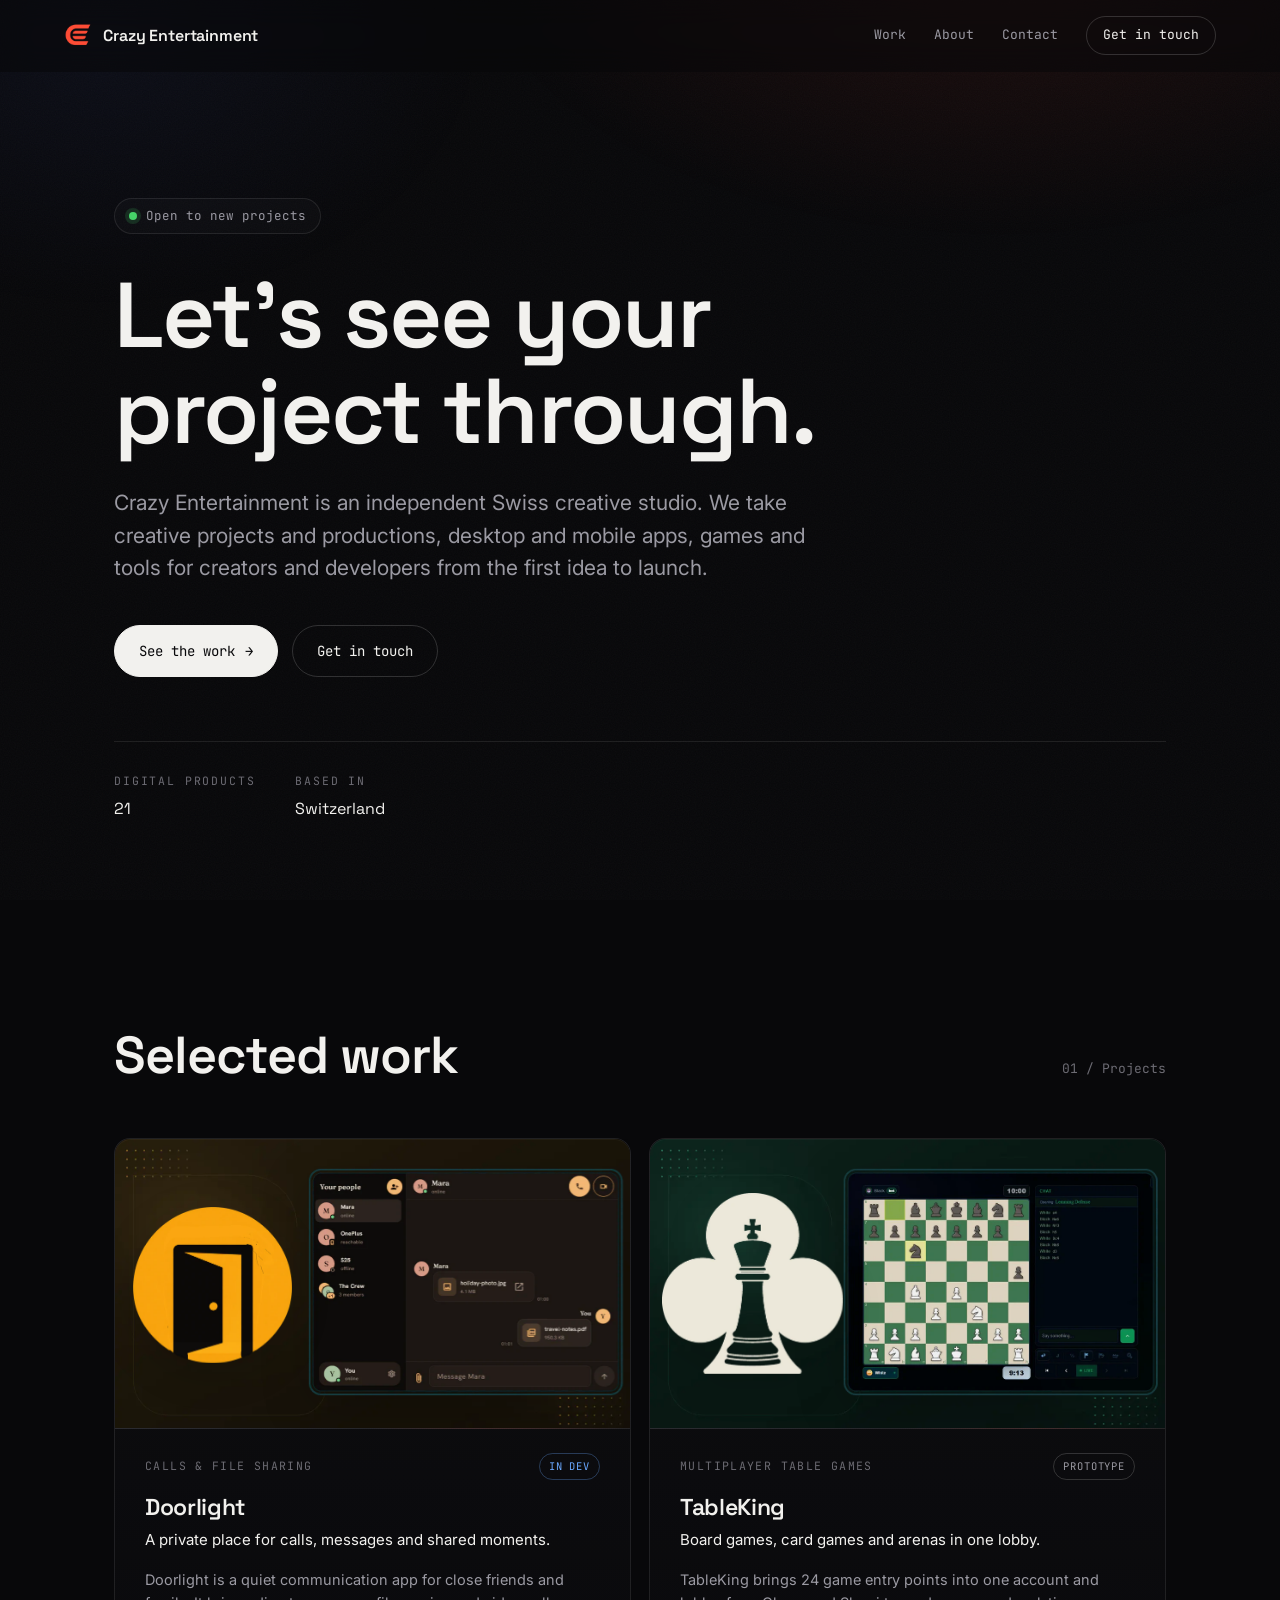
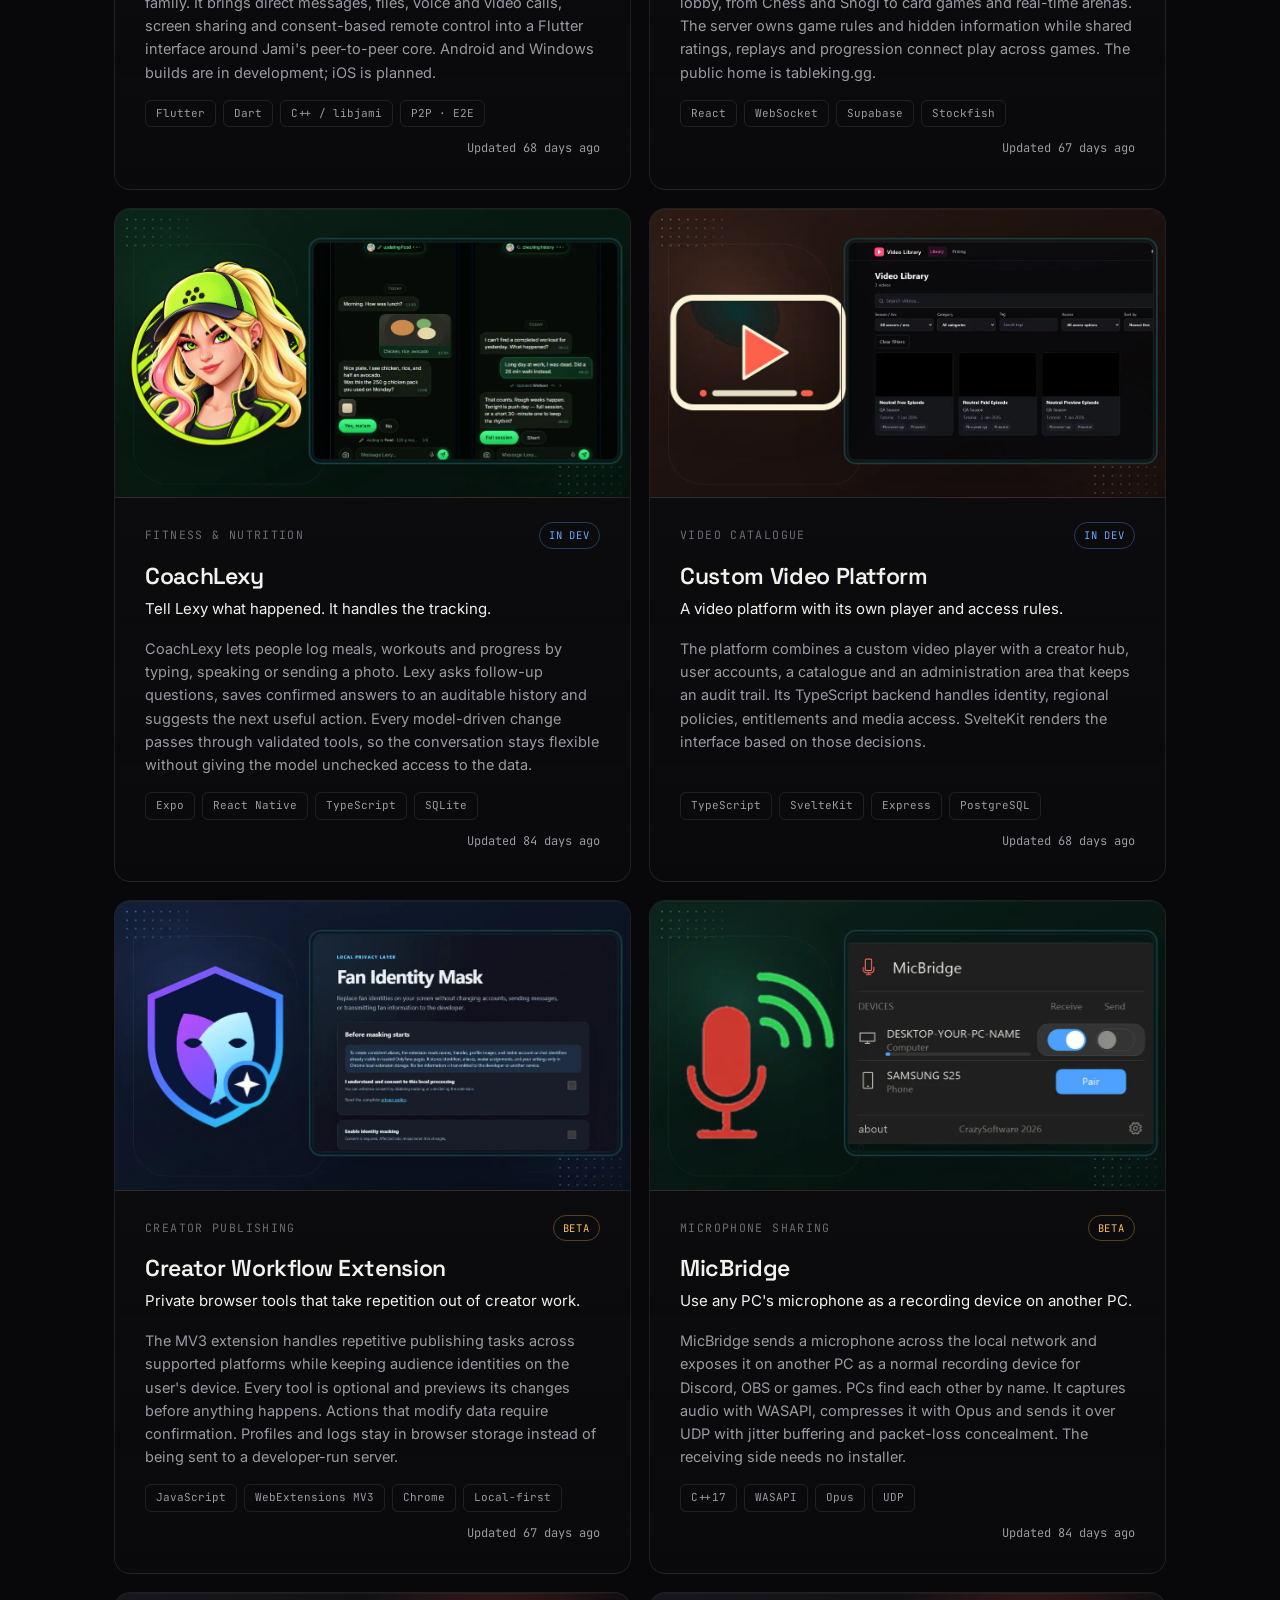
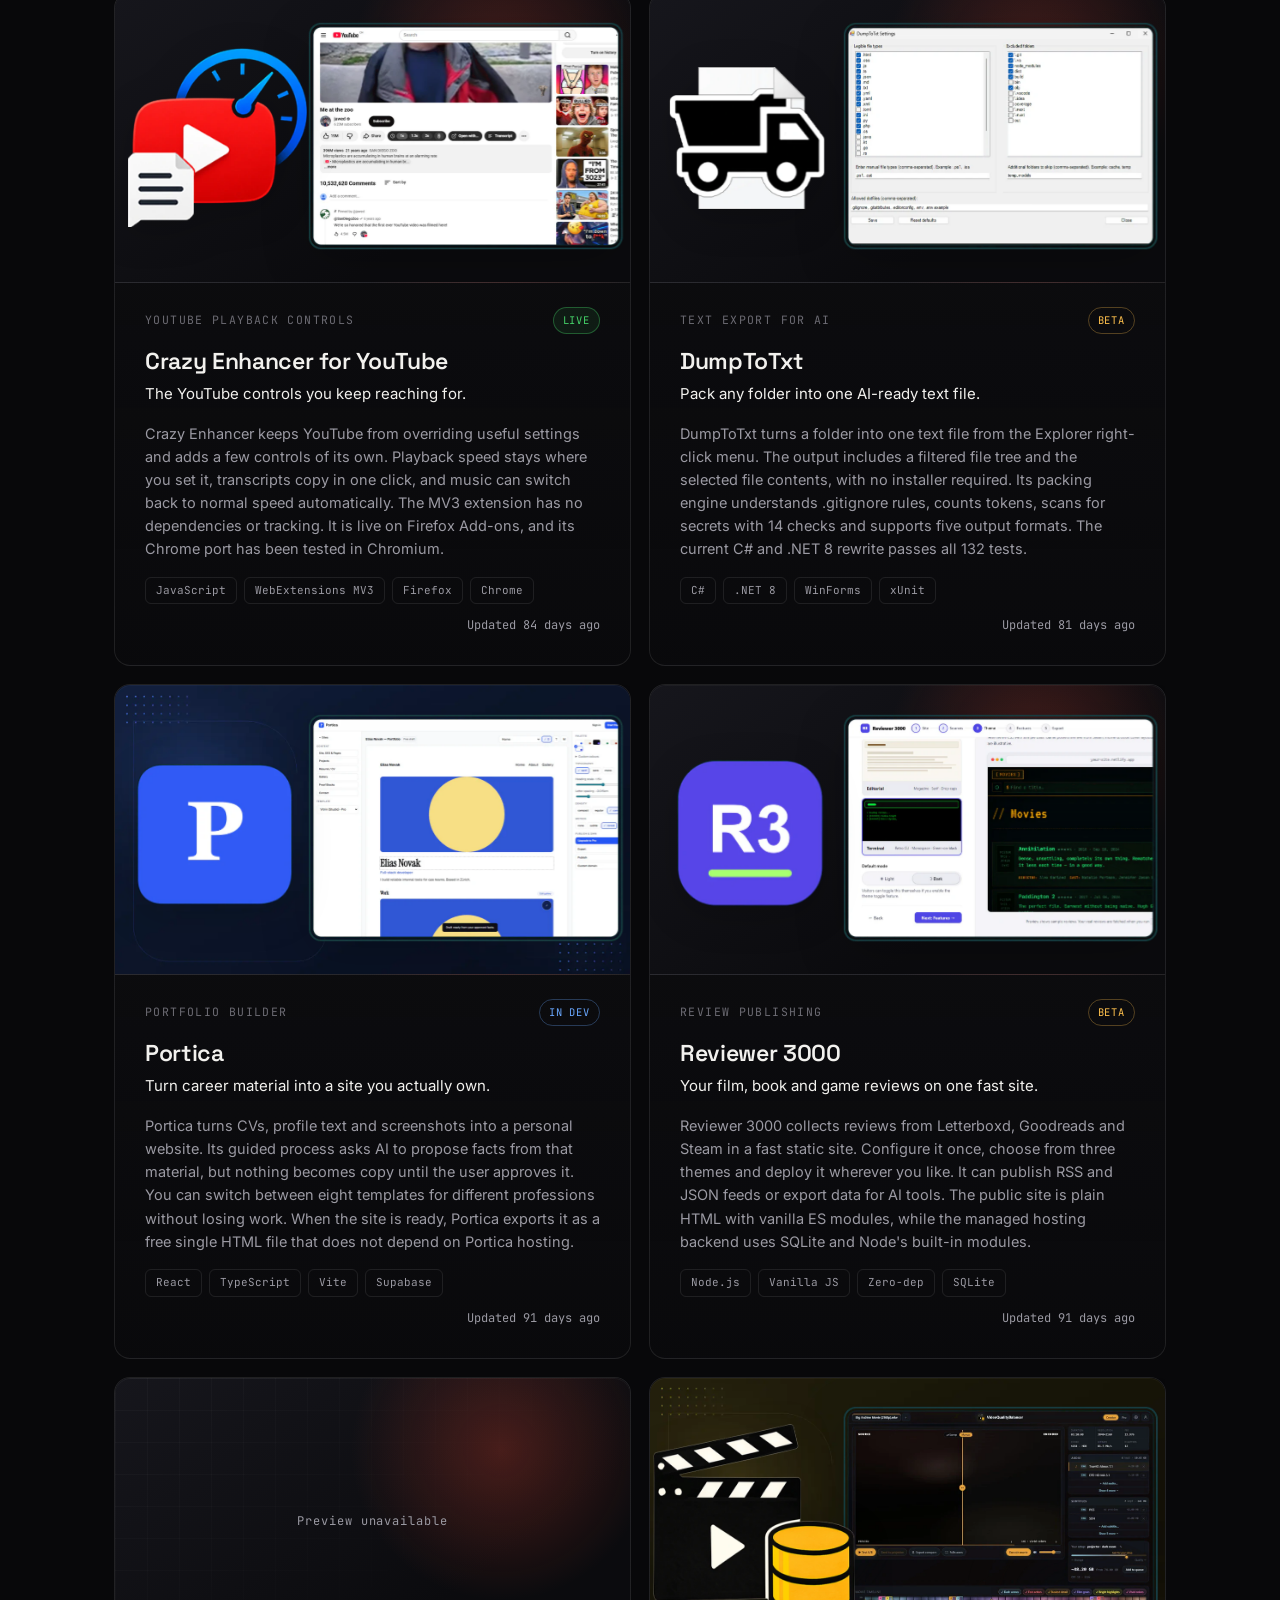
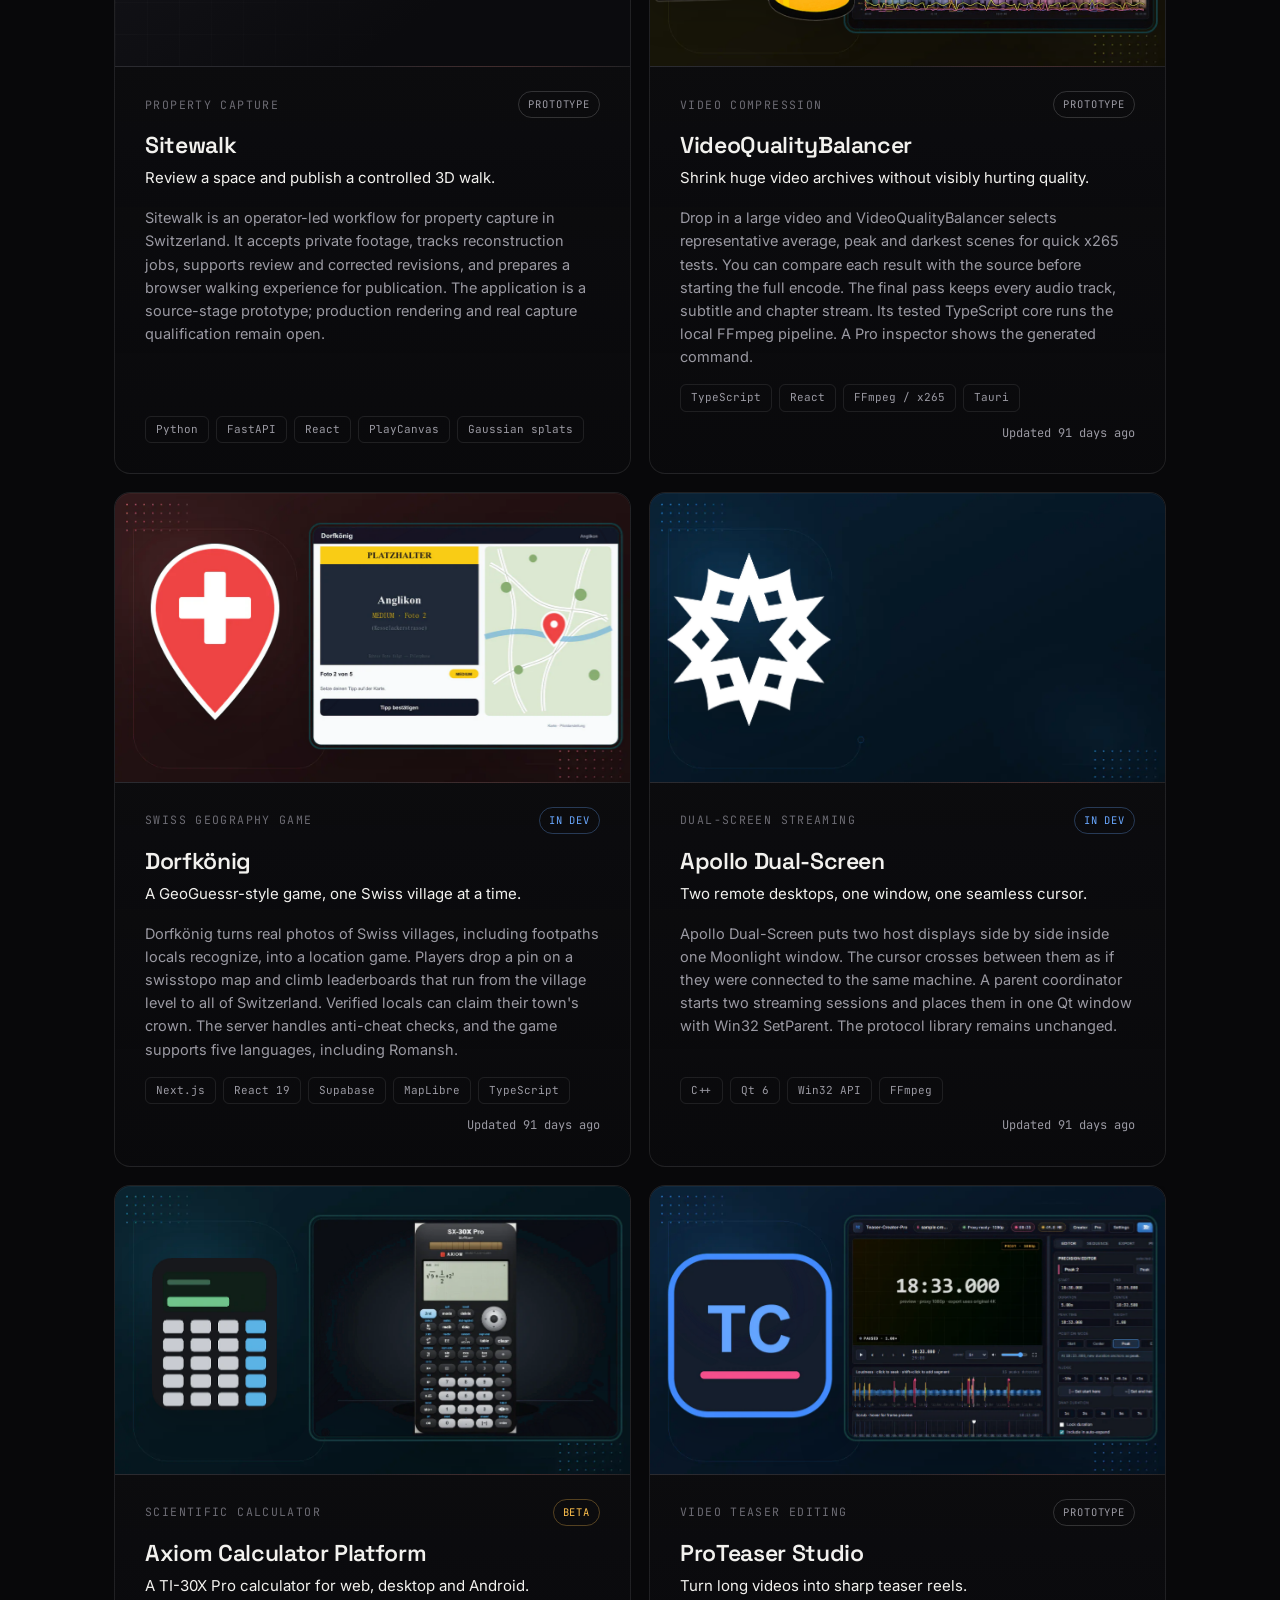
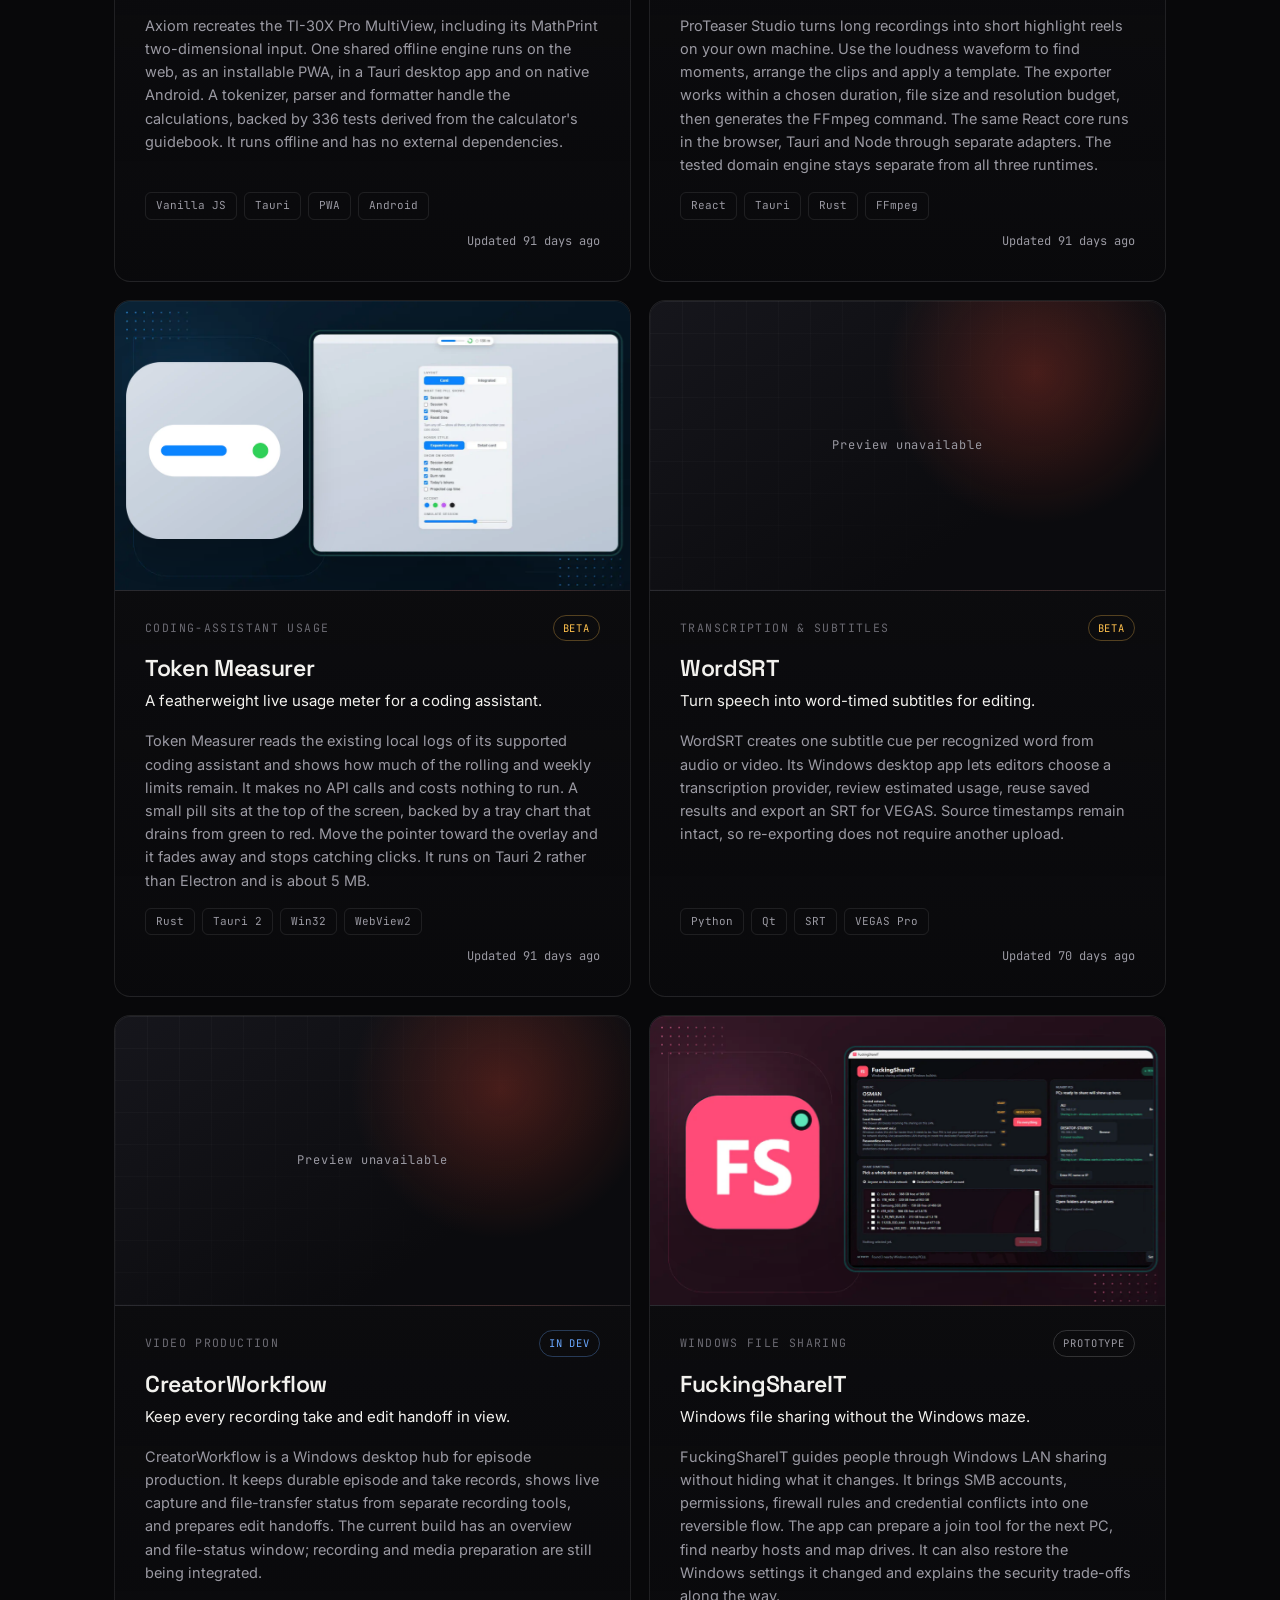
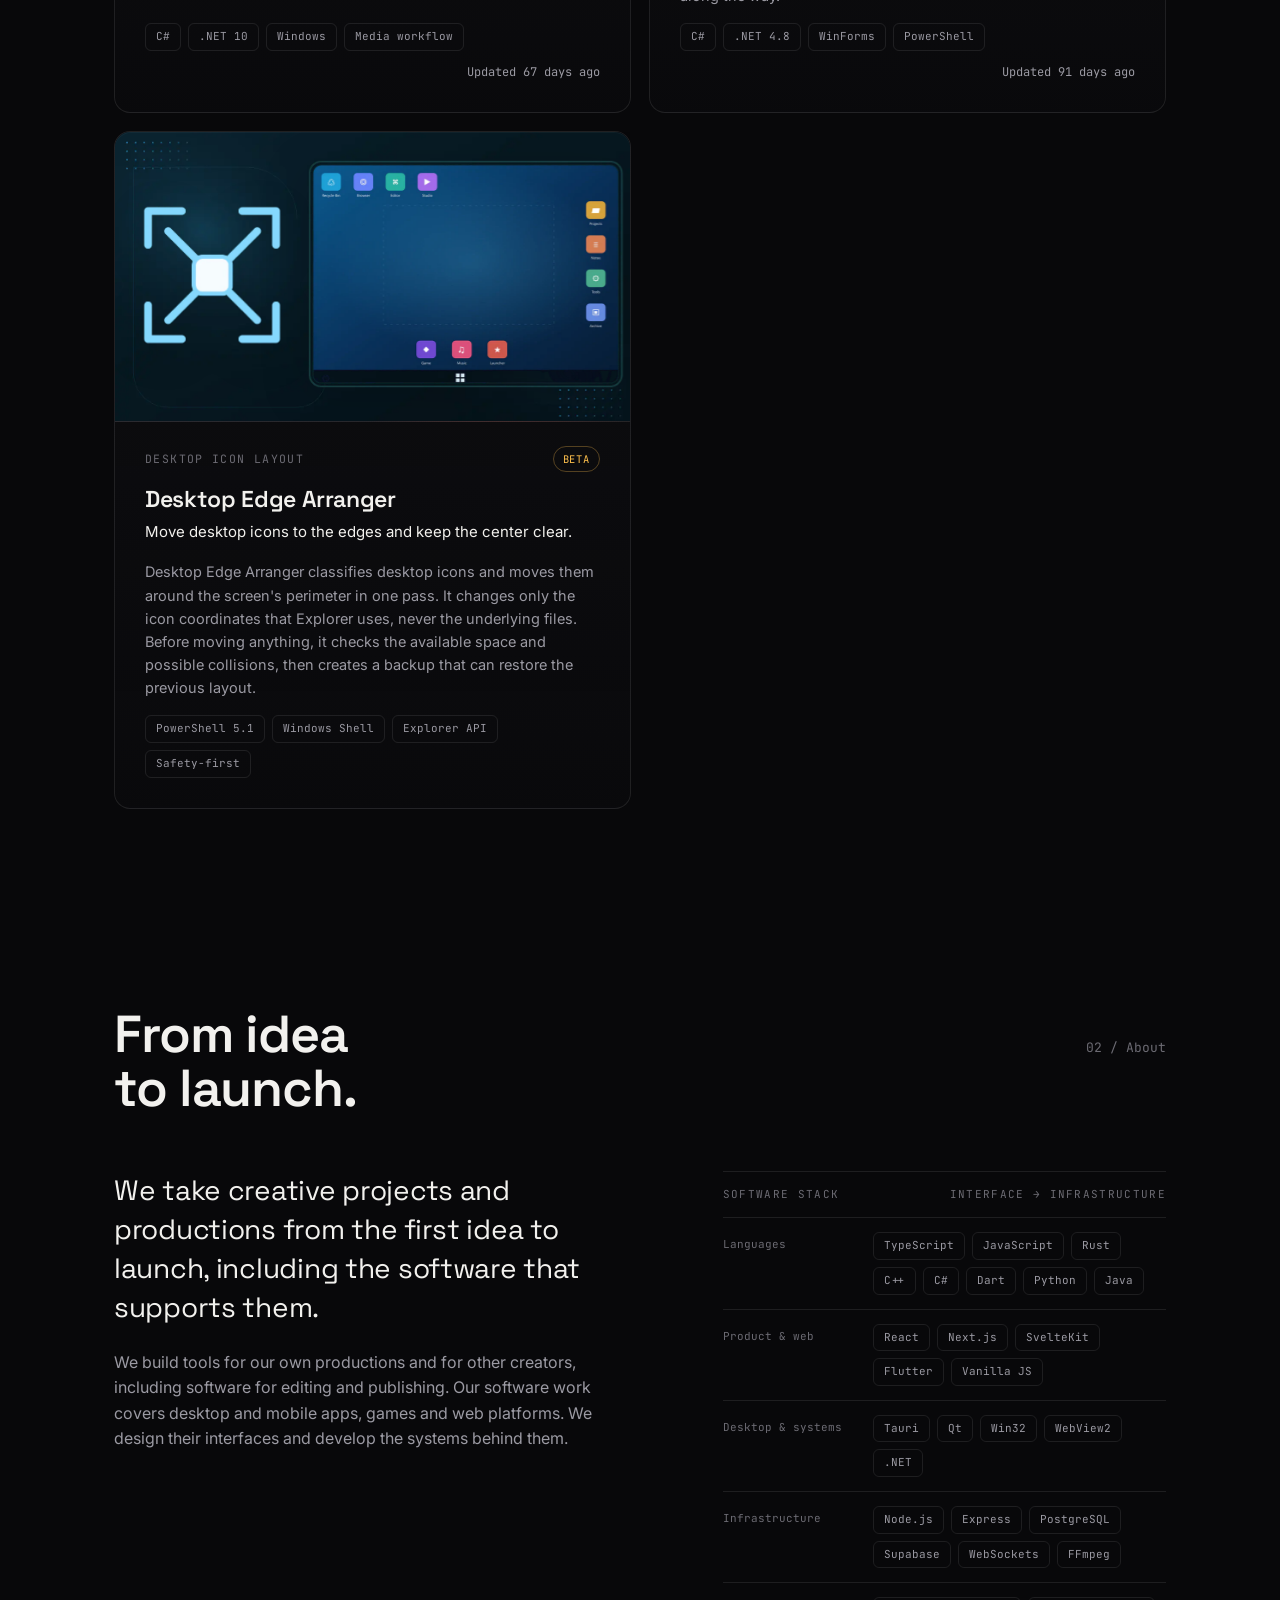
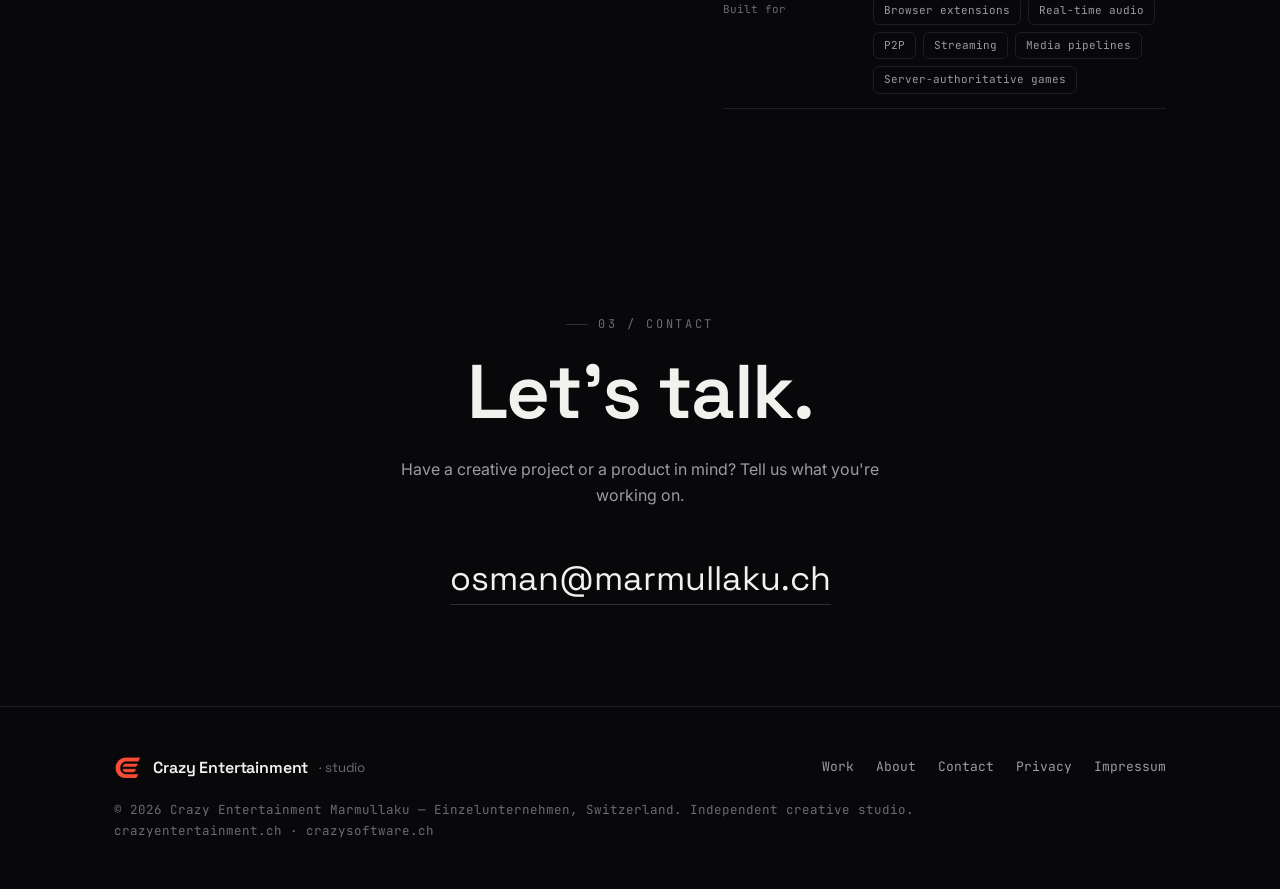
<file: index.html>
<!DOCTYPE html>
<html lang="en">
<head>
  <meta charset="UTF-8" />
  <meta name="viewport" content="width=device-width, initial-scale=1.0" />
  <title>Crazy Entertainment — Independent Creative Studio</title>
  <meta name="description" content="Crazy Entertainment is an independent Swiss creative studio. We take creative projects and productions, desktop and mobile apps, games and tools for creators and developers from the first idea to launch." />
  <meta name="author" content="Crazy Entertainment Marmullaku" />
  <meta property="og:title" content="Crazy Entertainment — Independent Creative Studio" />
  <meta property="og:description" content="Crazy Entertainment is an independent Swiss creative studio. We take creative projects and productions, desktop and mobile apps, games and tools for creators and developers from the first idea to launch." />
  <meta property="og:type" content="website" />
  <meta name="theme-color" content="#08080a" />
  <link rel="icon" type="image/png" href="favicon.png" />
  <link rel="preconnect" href="https://fonts.googleapis.com" />
  <link rel="preconnect" href="https://fonts.gstatic.com" crossorigin />
  <link href="https://fonts.googleapis.com/css2?family=Inter:wght@400;500&family=JetBrains+Mono:wght@400;500&family=Space+Grotesk:wght@500;600;700&display=swap" rel="stylesheet" />
  <link rel="stylesheet" href="style.css" />
</head>
<body>
  <a class="skip-link" href="#main">Skip to content</a>
  <div class="wrap">

    <!-- NAV -->
    <nav class="nav" id="nav">
      <a href="#top" class="brand" aria-label="Crazy Entertainment — home">
        <img class="mk" src="logo.png" width="155" height="142" alt="" />
        Crazy&nbsp;Entertainment
      </a>
      <button class="nav-burger" id="burger" type="button" aria-label="Menu" aria-controls="navlinks" aria-expanded="false"><span></span><span></span><span></span></button>
      <div class="nav-links" id="navlinks">
        <a href="#work">Work</a>
        <a href="#about">About</a>
        <a href="#contact">Contact</a>
        <a href="mailto:osman@marmullaku.ch" class="nav-cta">Get in touch</a>
      </div>
    </nav>

    <main id="main">
    <!-- HERO -->
    <header class="hero container" id="top">
      <span class="status reveal"><span class="dot"></span> Open to new projects</span>
      <h1 class="reveal">Let's see your<br>project through.</h1>
      <p class="hero-lede reveal">Crazy Entertainment is an independent Swiss creative studio. We take creative projects and productions, desktop and mobile apps, games and tools for creators and developers from the first idea to launch.</p>
      <div class="hero-actions reveal">
        <a href="#work" class="btn btn-primary">See the work <span class="arr">→</span></a>
        <a href="mailto:osman@marmullaku.ch" class="btn btn-ghost">Get in touch</a>
      </div>
      <div class="hero-meta reveal">
        <div><span class="k">Digital products</span><span class="v">21</span></div>
        <div><span class="k">Based in</span><span class="v">Switzerland</span></div>
      </div>
    </header>

    <!-- WORK -->
    <section id="work" class="container">
      <div class="sec-head reveal">
        <h2>Selected work</h2>
        <span class="sec-num">01 / Projects</span>
      </div>
      <div class="work-grid">

        <article class="card reveal" data-demo-gif="assets/projects/syb-l/demo.gif">
          <div class="card-visual" aria-hidden="true">
            <span class="preview-unavailable">Preview unavailable</span>
            <template class="project-media" data-images="ready" data-demo="ready">
              <div class="project-thumbnail" style="--icon-x:3.417%;--icon-y:23.259%;--icon-w:30.833%;--ui-x:37.333%;--ui-y:9.481%;--ui-w:61.5%">
              <img class="thumbnail-layer thumbnail-layer--background" src="assets/projects/syb-l/background.webp" alt="" width="1200" height="675" decoding="async" />
              <img class="thumbnail-layer thumbnail-layer--icon" src="assets/projects/syb-l/icon.webp" alt="" width="370" height="363" decoding="async" />
              <img class="thumbnail-layer thumbnail-layer--ui" src="assets/projects/syb-l/ui.webp" alt="" width="738" height="536" decoding="async" />
            </div>
            </template>
          </div>
          <div class="card-top"><span class="card-cat">Calls &amp; file sharing</span><span class="badge dev">In dev</span></div>
          <h3>Doorlight</h3>
          <p class="tagline">A private place for calls, messages and shared moments.</p>
          <p>Doorlight is a quiet communication app for close friends and family. It brings direct messages, files, voice and video calls, screen sharing and consent-based remote control into a Flutter interface around Jami's peer-to-peer core. Android and Windows builds are in development; iOS is planned.</p>
          <div class="chips"><span class="chip">Flutter</span><span class="chip">Dart</span><span class="chip">C++ / libjami</span><span class="chip">P2P · E2E</span></div>
          <time class="card-updated" datetime="2026-09-27T15:48:54+02:00">Updated Sep 27, 2026</time>
        </article>

        <article class="card reveal" data-demo-gif="assets/projects/tableverse/demo.gif" data-demo-url="https://tableking.gg/" data-demo-link="https://tableking.gg/">
          <div class="card-visual" aria-hidden="true">
            <span class="preview-unavailable">Preview unavailable</span>
            <template class="project-media" data-images="ready" data-demo="ready">
              <div class="project-thumbnail" style="--icon-x:2.25%;--icon-y:18.519%;--icon-w:35.083%;--ui-x:37.167%;--ui-y:9.481%;--ui-w:61.667%">
              <img class="thumbnail-layer thumbnail-layer--background" src="assets/projects/tableverse/background.webp" alt="" width="1200" height="675" decoding="async" />
              <img class="thumbnail-layer thumbnail-layer--icon" src="assets/projects/tableverse/icon.webp" alt="" width="421" height="421" decoding="async" />
              <img class="thumbnail-layer thumbnail-layer--ui" src="assets/projects/tableverse/ui.webp" alt="" width="740" height="536" decoding="async" />
            </div>
            </template>
          </div>
          <div class="card-top"><span class="card-cat">Multiplayer table games</span><span class="badge proto">Prototype</span></div>
          <h3>TableKing</h3>
          <p class="tagline">Board games, card games and arenas in one lobby.</p>
          <p>TableKing brings 24 game entry points into one account and lobby, from Chess and Shogi to card games and real-time arenas. The server owns game rules and hidden information while shared ratings, replays and progression connect play across games. The public home is tableking.gg.</p>
          <div class="chips"><span class="chip">React</span><span class="chip">WebSocket</span><span class="chip">Supabase</span><span class="chip">Stockfish</span></div>
          <time class="card-updated" datetime="2026-09-28T13:28:30+02:00">Updated Sep 28, 2026</time>
        </article>

        <article class="card reveal" data-demo-gif="assets/projects/coachlexy/demo.gif">
          <div class="card-visual" aria-hidden="true">
            <span class="preview-unavailable">Preview unavailable</span>
            <template class="project-media" data-images="ready" data-demo="ready">
              <div class="project-thumbnail" style="--icon-x:2.583%;--icon-y:17.333%;--icon-w:34.75%;--ui-x:37.167%;--ui-y:9.481%;--ui-w:61.75%">
              <img class="thumbnail-layer thumbnail-layer--background" src="assets/projects/coachlexy/background.webp" alt="" width="1200" height="675" loading="lazy" decoding="async" />
              <img class="thumbnail-layer thumbnail-layer--icon" src="assets/projects/coachlexy/icon.webp" alt="" width="417" height="441" loading="lazy" decoding="async" />
              <img class="thumbnail-layer thumbnail-layer--ui" src="assets/projects/coachlexy/ui.webp" alt="" width="741" height="536" loading="lazy" decoding="async" />
            </div>
            </template>
          </div>
          <div class="card-top"><span class="card-cat">Fitness &amp; nutrition</span><span class="badge dev">In dev</span></div>
          <h3>CoachLexy</h3>
          <p class="tagline">Tell Lexy what happened. It handles the tracking.</p>
          <p>CoachLexy lets people log meals, workouts and progress by typing, speaking or sending a photo. Lexy asks follow-up questions, saves confirmed answers to an auditable history and suggests the next useful action. Every model-driven change passes through validated tools, so the conversation stays flexible without giving the model unchecked access to the data.</p>
          <div class="chips"><span class="chip">Expo</span><span class="chip">React Native</span><span class="chip">TypeScript</span><span class="chip">SQLite</span></div>
          <time class="card-updated" datetime="2026-09-11T14:30:51+02:00">Updated Sep 11, 2026</time>
        </article>

        <article class="card reveal" data-demo-gif="assets/projects/custom-video-platform/demo.gif">
          <div class="card-visual" aria-hidden="true">
            <span class="preview-unavailable">Preview unavailable</span>
            <template class="project-media" data-images="ready" data-demo="ready">
              <div class="project-thumbnail" style="--icon-x:3.5%;--icon-y:29.333%;--icon-w:33.833%;--ui-x:37.167%;--ui-y:9.481%;--ui-w:61.667%">
              <img class="thumbnail-layer thumbnail-layer--background" src="assets/projects/custom-video-platform/background.webp" alt="" width="1200" height="675" loading="lazy" decoding="async" />
              <img class="thumbnail-layer thumbnail-layer--icon" src="assets/projects/custom-video-platform/icon.webp" alt="" width="406" height="278" loading="lazy" decoding="async" />
              <img class="thumbnail-layer thumbnail-layer--ui" src="assets/projects/custom-video-platform/ui.webp" alt="" width="740" height="536" loading="lazy" decoding="async" />
            </div>
            </template>
          </div>
          <div class="card-top"><span class="card-cat">Video catalogue</span><span class="badge dev">In dev</span></div>
          <h3>Custom Video Platform</h3>
          <p class="tagline">A video platform with its own player and access rules.</p>
          <p>The platform combines a custom video player with a creator hub, user accounts, a catalogue and an administration area that keeps an audit trail. Its TypeScript backend handles identity, regional policies, entitlements and media access. SvelteKit renders the interface based on those decisions.</p>
          <div class="chips"><span class="chip">TypeScript</span><span class="chip">SvelteKit</span><span class="chip">Express</span><span class="chip">PostgreSQL</span></div>
          <time class="card-updated" datetime="2026-09-28T00:32:55+02:00">Updated Sep 28, 2026</time>
        </article>

        <article class="card reveal" data-demo-gif="assets/projects/creator-workflow-extension/demo.gif">
          <div class="card-visual" aria-hidden="true">
            <span class="preview-unavailable">Preview unavailable</span>
            <template class="project-media" data-images="ready" data-demo="ready">
              <div class="project-thumbnail" style="--icon-x:5.75%;--icon-y:21.778%;--icon-w:27.417%;--ui-x:37.333%;--ui-y:9.481%;--ui-w:61.583%">
              <img class="thumbnail-layer thumbnail-layer--background" src="assets/projects/creator-workflow-extension/background.webp" alt="" width="1200" height="675" loading="lazy" decoding="async" />
              <img class="thumbnail-layer thumbnail-layer--icon" src="assets/projects/creator-workflow-extension/icon.webp" alt="" width="329" height="387" loading="lazy" decoding="async" />
              <img class="thumbnail-layer thumbnail-layer--ui" src="assets/projects/creator-workflow-extension/ui.webp" alt="" width="739" height="536" loading="lazy" decoding="async" />
            </div>
            </template>
          </div>
          <div class="card-top"><span class="card-cat">Creator publishing</span><span class="badge beta">Beta</span></div>
          <h3>Creator Workflow Extension</h3>
          <p class="tagline">Private browser tools that take repetition out of creator work.</p>
          <p>The MV3 extension handles repetitive publishing tasks across supported platforms while keeping audience identities on the user's device. Every tool is optional and previews its changes before anything happens. Actions that modify data require confirmation. Profiles and logs stay in browser storage instead of being sent to a developer-run server.</p>
          <div class="chips"><span class="chip">JavaScript</span><span class="chip">WebExtensions MV3</span><span class="chip">Chrome</span><span class="chip">Local-first</span></div>
          <time class="card-updated" datetime="2026-09-28T17:45:11+02:00">Updated Sep 28, 2026</time>
        </article>

        <article class="card reveal" data-demo-gif="assets/projects/micbridge/demo.gif">
          <div class="card-visual" aria-hidden="true">
            <span class="preview-unavailable">Preview unavailable</span>
            <template class="project-media" data-images="ready" data-demo="ready">
              <div class="project-thumbnail" style="--icon-x:6.833%;--icon-y:23.852%;--icon-w:29.25%;--ui-x:37.333%;--ui-y:9.481%;--ui-w:61.5%">
              <img class="thumbnail-layer thumbnail-layer--background" src="assets/projects/micbridge/background.webp" alt="" width="1200" height="675" loading="lazy" decoding="async" />
              <img class="thumbnail-layer thumbnail-layer--icon" src="assets/projects/micbridge/icon.webp" alt="" width="351" height="398" loading="lazy" decoding="async" />
              <img class="thumbnail-layer thumbnail-layer--ui" src="assets/projects/micbridge/ui.webp" alt="" width="738" height="536" loading="lazy" decoding="async" />
            </div>
            </template>
          </div>
          <div class="card-top"><span class="card-cat">Microphone sharing</span><span class="badge beta">Beta</span></div>
          <h3>MicBridge</h3>
          <p class="tagline">Use any PC's microphone as a recording device on another PC.</p>
          <p>MicBridge sends a microphone across the local network and exposes it on another PC as a normal recording device for Discord, OBS or games. PCs find each other by name. It captures audio with WASAPI, compresses it with Opus and sends it over UDP with jitter buffering and packet-loss concealment. The receiving side needs no installer.</p>
          <div class="chips"><span class="chip">C++17</span><span class="chip">WASAPI</span><span class="chip">Opus</span><span class="chip">UDP</span></div>
          <time class="card-updated" datetime="2026-09-11T22:38:58Z">Updated Sep 11, 2026</time>
        </article>

        <article class="card reveal" data-demo-gif="assets/projects/crazy-enhancer-youtube/demo.gif">
          <div class="card-visual" aria-hidden="true">
            <span class="preview-unavailable">Preview unavailable</span>
            <template class="project-media" data-images="ready" data-demo="ready">
              <div class="project-thumbnail" style="--icon-x:2.5%;--icon-y:18.963%;--icon-w:34.75%;--ui-x:37.333%;--ui-y:9.481%;--ui-w:61.5%">
              <img class="thumbnail-layer thumbnail-layer--background" src="assets/projects/crazy-enhancer-youtube/background.webp" alt="" width="1200" height="675" loading="lazy" decoding="async" />
              <img class="thumbnail-layer thumbnail-layer--icon" src="assets/projects/crazy-enhancer-youtube/icon.webp" alt="" width="417" height="418" loading="lazy" decoding="async" />
              <img class="thumbnail-layer thumbnail-layer--ui" src="assets/projects/crazy-enhancer-youtube/ui.webp" alt="" width="738" height="536" loading="lazy" decoding="async" />
            </div>
            </template>
          </div>
          <div class="card-top"><span class="card-cat">YouTube playback controls</span><span class="badge live">Live</span></div>
          <h3>Crazy Enhancer for YouTube</h3>
          <p class="tagline">The YouTube controls you keep reaching for.</p>
          <p>Crazy Enhancer keeps YouTube from overriding useful settings and adds a few controls of its own. Playback speed stays where you set it, transcripts copy in one click, and music can switch back to normal speed automatically. The MV3 extension has no dependencies or tracking. It is live on Firefox Add-ons, and its Chrome port has been tested in Chromium.</p>
          <div class="chips"><span class="chip">JavaScript</span><span class="chip">WebExtensions MV3</span><span class="chip">Firefox</span><span class="chip">Chrome</span></div>
          <time class="card-updated" datetime="2026-09-11T22:51:05Z">Updated Sep 11, 2026</time>
        </article>

        <article class="card reveal" data-demo-gif="assets/projects/dump-to-txt/demo.gif">
          <div class="card-visual" aria-hidden="true">
            <span class="preview-unavailable">Preview unavailable</span>
            <template class="project-media" data-images="ready" data-demo="ready">
              <div class="project-thumbnail" style="--icon-x:3.667%;--icon-y:25.481%;--icon-w:30.25%;--ui-x:37.333%;--ui-y:9.481%;--ui-w:61.583%">
              <img class="thumbnail-layer thumbnail-layer--background" src="assets/projects/dump-to-txt/background.webp" alt="" width="1200" height="675" loading="lazy" decoding="async" />
              <img class="thumbnail-layer thumbnail-layer--icon" src="assets/projects/dump-to-txt/icon.webp" alt="" width="363" height="332" loading="lazy" decoding="async" />
              <img class="thumbnail-layer thumbnail-layer--ui" src="assets/projects/dump-to-txt/ui.webp" alt="" width="739" height="536" loading="lazy" decoding="async" />
            </div>
            </template>
          </div>
          <div class="card-top"><span class="card-cat">Text export for AI</span><span class="badge beta">Beta</span></div>
          <h3>DumpToTxt</h3>
          <p class="tagline">Pack any folder into one AI-ready text file.</p>
          <p>DumpToTxt turns a folder into one text file from the Explorer right-click menu. The output includes a filtered file tree and the selected file contents, with no installer required. Its packing engine understands .gitignore rules, counts tokens, scans for secrets with 14 checks and supports five output formats. The current C# and .NET 8 rewrite passes all 132 tests.</p>
          <div class="chips"><span class="chip">C#</span><span class="chip">.NET 8</span><span class="chip">WinForms</span><span class="chip">xUnit</span></div>
          <time class="card-updated" datetime="2026-09-14T21:49:02+02:00">Updated Sep 14, 2026</time>
        </article>

        <article class="card reveal" data-demo-gif="assets/projects/portica/demo.gif">
          <div class="card-visual" aria-hidden="true">
            <span class="preview-unavailable">Preview unavailable</span>
            <template class="project-media" data-images="ready" data-demo="ready">
              <div class="project-thumbnail" style="--icon-x:3.833%;--icon-y:26.815%;--icon-w:30.833%;--ui-x:37.333%;--ui-y:9.481%;--ui-w:61.5%">
              <img class="thumbnail-layer thumbnail-layer--background" src="assets/projects/portica/background.webp" alt="" width="1200" height="675" loading="lazy" decoding="async" />
              <img class="thumbnail-layer thumbnail-layer--icon" src="assets/projects/portica/icon.webp" alt="" width="370" height="333" loading="lazy" decoding="async" />
              <img class="thumbnail-layer thumbnail-layer--ui" src="assets/projects/portica/ui.webp" alt="" width="738" height="536" loading="lazy" decoding="async" />
            </div>
            </template>
          </div>
          <div class="card-top"><span class="card-cat">Portfolio builder</span><span class="badge dev">In dev</span></div>
          <h3>Portica</h3>
          <p class="tagline">Turn career material into a site you actually own.</p>
          <p>Portica turns CVs, profile text and screenshots into a personal website. Its guided process asks AI to propose facts from that material, but nothing becomes copy until the user approves it. You can switch between eight templates for different professions without losing work. When the site is ready, Portica exports it as a free single HTML file that does not depend on Portica hosting.</p>
          <div class="chips"><span class="chip">React</span><span class="chip">TypeScript</span><span class="chip">Vite</span><span class="chip">Supabase</span></div>
          <time class="card-updated" datetime="2026-09-04T10:32:18+02:00">Updated Sep 4, 2026</time>
        </article>

        <article class="card reveal" data-demo-gif="assets/projects/reviewer-3000/demo.gif">
          <div class="card-visual" aria-hidden="true">
            <span class="preview-unavailable">Preview unavailable</span>
            <template class="project-media" data-images="ready" data-demo="ready">
              <div class="project-thumbnail" style="--icon-x:5.083%;--icon-y:25.63%;--icon-w:28.917%;--ui-x:37.333%;--ui-y:9.481%;--ui-w:61.583%">
              <img class="thumbnail-layer thumbnail-layer--background" src="assets/projects/reviewer-3000/background.webp" alt="" width="1200" height="675" loading="lazy" decoding="async" />
              <img class="thumbnail-layer thumbnail-layer--icon" src="assets/projects/reviewer-3000/icon.webp" alt="" width="347" height="347" loading="lazy" decoding="async" />
              <img class="thumbnail-layer thumbnail-layer--ui" src="assets/projects/reviewer-3000/ui.webp" alt="" width="739" height="536" loading="lazy" decoding="async" />
            </div>
            </template>
          </div>
          <div class="card-top"><span class="card-cat">Review publishing</span><span class="badge beta">Beta</span></div>
          <h3>Reviewer 3000</h3>
          <p class="tagline">Your film, book and game reviews on one fast site.</p>
          <p>Reviewer 3000 collects reviews from Letterboxd, Goodreads and Steam in a fast static site. Configure it once, choose from three themes and deploy it wherever you like. It can publish RSS and JSON feeds or export data for AI tools. The public site is plain HTML with vanilla ES modules, while the managed hosting backend uses SQLite and Node's built-in modules.</p>
          <div class="chips"><span class="chip">Node.js</span><span class="chip">Vanilla JS</span><span class="chip">Zero-dep</span><span class="chip">SQLite</span></div>
          <time class="card-updated" datetime="2026-09-04T10:27:31+02:00">Updated Sep 4, 2026</time>
        </article>

        <article class="card reveal">
          <div class="card-visual" aria-hidden="true"><span class="preview-unavailable">Preview unavailable</span><template class="project-media" data-images="missing" data-demo="missing"></template></div>
          <div class="card-top"><span class="card-cat">Property capture</span><span class="badge proto">Prototype</span></div>
          <h3>Sitewalk</h3>
          <p class="tagline">Review a space and publish a controlled 3D walk.</p>
          <p>Sitewalk is an operator-led workflow for property capture in Switzerland. It accepts private footage, tracks reconstruction jobs, supports review and corrected revisions, and prepares a browser walking experience for publication. The application is a source-stage prototype; production rendering and real capture qualification remain open.</p>
          <div class="chips"><span class="chip">Python</span><span class="chip">FastAPI</span><span class="chip">React</span><span class="chip">PlayCanvas</span><span class="chip">Gaussian splats</span></div>
        </article>

        <article class="card reveal" data-demo-gif="assets/projects/videoqualitybalancer/demo.gif">
          <div class="card-visual" aria-hidden="true">
            <span class="preview-unavailable">Preview unavailable</span>
            <template class="project-media" data-images="ready" data-demo="ready">
              <div class="project-thumbnail" style="--icon-x:.583%;--icon-y:16%;--icon-w:39.167%;--ui-x:37.167%;--ui-y:9.481%;--ui-w:61.667%">
              <img class="thumbnail-layer thumbnail-layer--background" src="assets/projects/videoqualitybalancer/background.webp" alt="" width="1200" height="675" loading="lazy" decoding="async" />
              <img class="thumbnail-layer thumbnail-layer--icon" src="assets/projects/videoqualitybalancer/icon.webp" alt="" width="470" height="460" loading="lazy" decoding="async" />
              <img class="thumbnail-layer thumbnail-layer--ui" src="assets/projects/videoqualitybalancer/ui.webp" alt="" width="740" height="536" loading="lazy" decoding="async" />
            </div>
            </template>
          </div>
          <div class="card-top"><span class="card-cat">Video compression</span><span class="badge proto">Prototype</span></div>
          <h3>VideoQualityBalancer</h3>
          <p class="tagline">Shrink huge video archives without visibly hurting quality.</p>
          <p>Drop in a large video and VideoQualityBalancer selects representative average, peak and darkest scenes for quick x265 tests. You can compare each result with the source before starting the full encode. The final pass keeps every audio track, subtitle and chapter stream. Its tested TypeScript core runs the local FFmpeg pipeline. A Pro inspector shows the generated command.</p>
          <div class="chips"><span class="chip">TypeScript</span><span class="chip">React</span><span class="chip">FFmpeg / x265</span><span class="chip">Tauri</span></div>
          <time class="card-updated" datetime="2026-09-04T10:46:04+02:00">Updated Sep 4, 2026</time>
        </article>

        <article class="card reveal" data-demo-gif="assets/projects/dorfkoenig/demo.gif">
          <div class="card-visual" aria-hidden="true">
            <span class="preview-unavailable">Preview unavailable</span>
            <template class="project-media" data-images="ready" data-demo="ready">
              <div class="project-thumbnail" style="--icon-x:6.667%;--icon-y:16.889%;--icon-w:25.667%;--ui-x:37.333%;--ui-y:9.481%;--ui-w:61.5%">
              <img class="thumbnail-layer thumbnail-layer--background" src="assets/projects/dorfkoenig/background.webp" alt="" width="1200" height="675" loading="lazy" decoding="async" />
              <img class="thumbnail-layer thumbnail-layer--icon" src="assets/projects/dorfkoenig/icon.webp" alt="" width="308" height="416" loading="lazy" decoding="async" />
              <img class="thumbnail-layer thumbnail-layer--ui" src="assets/projects/dorfkoenig/ui.webp" alt="" width="738" height="536" loading="lazy" decoding="async" />
            </div>
            </template>
          </div>
          <div class="card-top"><span class="card-cat">Swiss geography game</span><span class="badge dev">In dev</span></div>
          <h3>Dorfkönig</h3>
          <p class="tagline">A GeoGuessr-style game, one Swiss village at a time.</p>
          <p>Dorfkönig turns real photos of Swiss villages, including footpaths locals recognize, into a location game. Players drop a pin on a swisstopo map and climb leaderboards that run from the village level to all of Switzerland. Verified locals can claim their town's crown. The server handles anti-cheat checks, and the game supports five languages, including Romansh.</p>
          <div class="chips"><span class="chip">Next.js</span><span class="chip">React 19</span><span class="chip">Supabase</span><span class="chip">MapLibre</span><span class="chip">TypeScript</span></div>
          <time class="card-updated" datetime="2026-09-04T10:42:11+02:00">Updated Sep 4, 2026</time>
        </article>

        <article class="card reveal" data-demo-gif="assets/projects/apollo-dual-screen/demo.gif">
          <div class="card-visual" aria-hidden="true">
            <span class="preview-unavailable">Preview unavailable</span>
            <template class="project-media" data-images="ready" data-demo="ready">
              <div class="project-thumbnail" style="--icon-x:3.333%;--icon-y:20.741%;--icon-w:31.75%;--ui-x:37.333%;--ui-y:9.481%;--ui-w:61.5%">
              <img class="thumbnail-layer thumbnail-layer--background" src="assets/projects/apollo-dual-screen/background.webp" alt="" width="1200" height="675" loading="lazy" decoding="async" />
              <img class="thumbnail-layer thumbnail-layer--icon" src="assets/projects/apollo-dual-screen/icon.webp" alt="" width="381" height="403" loading="lazy" decoding="async" />
              <img class="thumbnail-layer thumbnail-layer--ui" src="assets/projects/apollo-dual-screen/ui.webp" alt="" width="738" height="536" loading="lazy" decoding="async" />
            </div>
            </template>
          </div>
          <div class="card-top"><span class="card-cat">Dual-screen streaming</span><span class="badge dev">In dev</span></div>
          <h3>Apollo Dual-Screen</h3>
          <p class="tagline">Two remote desktops, one window, one seamless cursor.</p>
          <p>Apollo Dual-Screen puts two host displays side by side inside one Moonlight window. The cursor crosses between them as if they were connected to the same machine. A parent coordinator starts two streaming sessions and places them in one Qt window with Win32 SetParent. The protocol library remains unchanged.</p>
          <div class="chips"><span class="chip">C++</span><span class="chip">Qt 6</span><span class="chip">Win32 API</span><span class="chip">FFmpeg</span></div>
          <time class="card-updated" datetime="2026-09-04T10:43:38+02:00">Updated Sep 4, 2026</time>
        </article>

        <article class="card reveal" data-demo-gif="assets/projects/axiom-calculator/demo.gif">
          <div class="card-visual" aria-hidden="true">
            <span class="preview-unavailable">Preview unavailable</span>
            <template class="project-media" data-images="ready" data-demo="ready">
              <div class="project-thumbnail" style="--icon-x:7.25%;--icon-y:25.037%;--icon-w:24.25%;--ui-x:37.333%;--ui-y:9.481%;--ui-w:61.583%">
              <img class="thumbnail-layer thumbnail-layer--background" src="assets/projects/axiom-calculator/background.webp" alt="" width="1200" height="675" loading="lazy" decoding="async" />
              <img class="thumbnail-layer thumbnail-layer--icon" src="assets/projects/axiom-calculator/icon.webp" alt="" width="291" height="355" loading="lazy" decoding="async" />
              <img class="thumbnail-layer thumbnail-layer--ui" src="assets/projects/axiom-calculator/ui.webp" alt="" width="739" height="536" loading="lazy" decoding="async" />
            </div>
            </template>
          </div>
          <div class="card-top"><span class="card-cat">Scientific calculator</span><span class="badge beta">Beta</span></div>
          <h3>Axiom Calculator Platform</h3>
          <p class="tagline">A TI-30X Pro calculator for web, desktop and Android.</p>
          <p>Axiom recreates the TI-30X Pro MultiView, including its MathPrint two-dimensional input. One shared offline engine runs on the web, as an installable PWA, in a Tauri desktop app and on native Android. A tokenizer, parser and formatter handle the calculations, backed by 336 tests derived from the calculator's guidebook. It runs offline and has no external dependencies.</p>
          <div class="chips"><span class="chip">Vanilla JS</span><span class="chip">Tauri</span><span class="chip">PWA</span><span class="chip">Android</span></div>
          <time class="card-updated" datetime="2026-09-04T10:32:21+02:00">Updated Sep 4, 2026</time>
        </article>

        <article class="card reveal" data-demo-gif="assets/projects/proteaser-studio/demo.gif">
          <div class="card-visual" aria-hidden="true">
            <span class="preview-unavailable">Preview unavailable</span>
            <template class="project-media" data-images="ready" data-demo="ready">
              <div class="project-thumbnail" style="--icon-x:3.083%;--icon-y:22.519%;--icon-w:32.667%;--ui-x:37.333%;--ui-y:9.481%;--ui-w:61.583%">
              <img class="thumbnail-layer thumbnail-layer--background" src="assets/projects/proteaser-studio/background.webp" alt="" width="1200" height="675" loading="lazy" decoding="async" />
              <img class="thumbnail-layer thumbnail-layer--icon" src="assets/projects/proteaser-studio/icon.webp" alt="" width="392" height="394" loading="lazy" decoding="async" />
              <img class="thumbnail-layer thumbnail-layer--ui" src="assets/projects/proteaser-studio/ui.webp" alt="" width="739" height="536" loading="lazy" decoding="async" />
            </div>
            </template>
          </div>
          <div class="card-top"><span class="card-cat">Video teaser editing</span><span class="badge proto">Prototype</span></div>
          <h3>ProTeaser Studio</h3>
          <p class="tagline">Turn long videos into sharp teaser reels.</p>
          <p>ProTeaser Studio turns long recordings into short highlight reels on your own machine. Use the loudness waveform to find moments, arrange the clips and apply a template. The exporter works within a chosen duration, file size and resolution budget, then generates the FFmpeg command. The same React core runs in the browser, Tauri and Node through separate adapters. The tested domain engine stays separate from all three runtimes.</p>
          <div class="chips"><span class="chip">React</span><span class="chip">Tauri</span><span class="chip">Rust</span><span class="chip">FFmpeg</span></div>
          <time class="card-updated" datetime="2026-09-04T10:43:37+02:00">Updated Sep 4, 2026</time>
        </article>

        <article class="card reveal" data-demo-gif="assets/projects/token-measurer/demo.gif">
          <div class="card-visual" aria-hidden="true">
            <span class="preview-unavailable">Preview unavailable</span>
            <template class="project-media" data-images="ready" data-demo="ready">
              <div class="project-thumbnail" style="--icon-x:2.167%;--icon-y:21.185%;--icon-w:34.333%;--ui-x:37.333%;--ui-y:9.481%;--ui-w:61.5%">
              <img class="thumbnail-layer thumbnail-layer--background" src="assets/projects/token-measurer/background.webp" alt="" width="1200" height="675" loading="lazy" decoding="async" />
              <img class="thumbnail-layer thumbnail-layer--icon" src="assets/projects/token-measurer/icon.webp" alt="" width="412" height="412" loading="lazy" decoding="async" />
              <img class="thumbnail-layer thumbnail-layer--ui" src="assets/projects/token-measurer/ui.webp" alt="" width="738" height="536" loading="lazy" decoding="async" />
            </div>
            </template>
          </div>
          <div class="card-top"><span class="card-cat">Coding-assistant usage</span><span class="badge beta">Beta</span></div>
          <h3>Token Measurer</h3>
          <p class="tagline">A featherweight live usage meter for a coding assistant.</p>
          <p>Token Measurer reads the existing local logs of its supported coding assistant and shows how much of the rolling and weekly limits remain. It makes no API calls and costs nothing to run. A small pill sits at the top of the screen, backed by a tray chart that drains from green to red. Move the pointer toward the overlay and it fades away and stops catching clicks. It runs on Tauri 2 rather than Electron and is about 5 MB.</p>
          <div class="chips"><span class="chip">Rust</span><span class="chip">Tauri 2</span><span class="chip">Win32</span><span class="chip">WebView2</span></div>
          <time class="card-updated" datetime="2026-09-04T10:28:04+02:00">Updated Sep 4, 2026</time>
        </article>

        <article class="card reveal" data-activity-key="word-srt">
          <div class="card-visual" aria-hidden="true"><span class="preview-unavailable">Preview unavailable</span><template class="project-media" data-images="missing" data-demo="missing"></template></div>
          <div class="card-top"><span class="card-cat">Transcription &amp; subtitles</span><span class="badge beta">Beta</span></div>
          <h3>WordSRT</h3>
          <p class="tagline">Turn speech into word-timed subtitles for editing.</p>
          <p>WordSRT creates one subtitle cue per recognized word from audio or video. Its Windows desktop app lets editors choose a transcription provider, review estimated usage, reuse saved results and export an SRT for VEGAS. Source timestamps remain intact, so re-exporting does not require another upload.</p>
          <div class="chips"><span class="chip">Python</span><span class="chip">Qt</span><span class="chip">SRT</span><span class="chip">VEGAS Pro</span></div>
          <time class="card-updated" datetime="2026-09-25T10:58:56+02:00">Updated Sep 25, 2026</time>
        </article>

        <article class="card reveal" data-activity-key="creatorworkflow">
          <div class="card-visual" aria-hidden="true"><span class="preview-unavailable">Preview unavailable</span><template class="project-media" data-images="missing" data-demo="missing"></template></div>
          <div class="card-top"><span class="card-cat">Video production</span><span class="badge dev">In dev</span></div>
          <h3>CreatorWorkflow</h3>
          <p class="tagline">Keep every recording take and edit handoff in view.</p>
          <p>CreatorWorkflow is a Windows desktop hub for episode production. It keeps durable episode and take records, shows live capture and file-transfer status from separate recording tools, and prepares edit handoffs. The current build has an overview and file-status window; recording and media preparation are still being integrated.</p>
          <div class="chips"><span class="chip">C#</span><span class="chip">.NET 10</span><span class="chip">Windows</span><span class="chip">Media workflow</span></div>
          <time class="card-updated" datetime="2026-09-28T17:55:52+02:00">Updated Sep 28, 2026</time>
        </article>

        <article class="card reveal" data-demo-gif="assets/projects/fuckingshareit/demo.gif">
          <div class="card-visual" aria-hidden="true">
            <span class="preview-unavailable">Preview unavailable</span>
            <template class="project-media" data-images="ready" data-demo="ready">
              <div class="project-thumbnail" style="--icon-x:6.5%;--icon-y:26.37%;--icon-w:26.917%;--ui-x:37.333%;--ui-y:9.481%;--ui-w:61.5%">
              <img class="thumbnail-layer thumbnail-layer--background" src="assets/projects/fuckingshareit/background.webp" alt="" width="1200" height="675" loading="lazy" decoding="async" />
              <img class="thumbnail-layer thumbnail-layer--icon" src="assets/projects/fuckingshareit/icon.webp" alt="" width="323" height="321" loading="lazy" decoding="async" />
              <img class="thumbnail-layer thumbnail-layer--ui" src="assets/projects/fuckingshareit/ui.webp" alt="" width="738" height="536" loading="lazy" decoding="async" />
            </div>
            </template>
          </div>
          <div class="card-top"><span class="card-cat">Windows file sharing</span><span class="badge proto">Prototype</span></div>
          <h3>FuckingShareIT</h3>
          <p class="tagline">Windows file sharing without the Windows maze.</p>
          <p>FuckingShareIT guides people through Windows LAN sharing without hiding what it changes. It brings SMB accounts, permissions, firewall rules and credential conflicts into one reversible flow. The app can prepare a join tool for the next PC, find nearby hosts and map drives. It can also restore the Windows settings it changed and explains the security trade-offs along the way.</p>
          <div class="chips"><span class="chip">C#</span><span class="chip">.NET 4.8</span><span class="chip">WinForms</span><span class="chip">PowerShell</span></div>
          <time class="card-updated" datetime="2026-09-04T11:10:16+02:00">Updated Sep 4, 2026</time>
        </article>

        <article class="card reveal" data-demo-gif="assets/projects/desktop-edge-arranger/demo.gif">
          <div class="card-visual" aria-hidden="true">
            <span class="preview-unavailable">Preview unavailable</span>
            <template class="project-media" data-images="ready" data-demo="ready">
              <div class="project-thumbnail" style="--icon-x:5.25%;--icon-y:25.333%;--icon-w:27.25%;--ui-x:37.333%;--ui-y:9.481%;--ui-w:61.5%">
              <img class="thumbnail-layer thumbnail-layer--background" src="assets/projects/desktop-edge-arranger/background.webp" alt="" width="1200" height="675" loading="lazy" decoding="async" />
              <img class="thumbnail-layer thumbnail-layer--icon" src="assets/projects/desktop-edge-arranger/icon.webp" alt="" width="327" height="327" loading="lazy" decoding="async" />
              <img class="thumbnail-layer thumbnail-layer--ui" src="assets/projects/desktop-edge-arranger/ui.webp" alt="" width="738" height="536" loading="lazy" decoding="async" />
            </div>
            </template>
          </div>
          <div class="card-top"><span class="card-cat">Desktop icon layout</span><span class="badge beta">Beta</span></div>
          <h3>Desktop Edge Arranger</h3>
          <p class="tagline">Move desktop icons to the edges and keep the center clear.</p>
          <p>Desktop Edge Arranger classifies desktop icons and moves them around the screen's perimeter in one pass. It changes only the icon coordinates that Explorer uses, never the underlying files. Before moving anything, it checks the available space and possible collisions, then creates a backup that can restore the previous layout.</p>
          <div class="chips"><span class="chip">PowerShell 5.1</span><span class="chip">Windows Shell</span><span class="chip">Explorer API</span><span class="chip">Safety-first</span></div>
        </article>

      </div>
    </section>

    <!-- ABOUT -->
    <section id="about" class="container">
      <div class="sec-head reveal">
        <h2>From idea<br>to launch.</h2>
        <span class="sec-num">02 / About</span>
      </div>
      <div class="about-grid">
        <div class="reveal">
          <p class="about-lede">We take creative projects and productions from the first idea to launch, including the software that supports them.</p>
          <p>We build tools for our own productions and for other creators, including software for editing and publishing. Our software work covers desktop and mobile apps, games and web platforms. We design their interfaces and develop the systems behind them.</p>
        </div>
        <div class="stack-map reveal">
          <div class="stack-head"><span>Software stack</span><span>Interface → infrastructure</span></div>
          <div class="stack-row"><span class="stack-label">Languages</span><div class="chips"><span class="chip">TypeScript</span><span class="chip">JavaScript</span><span class="chip">Rust</span><span class="chip">C++</span><span class="chip">C#</span><span class="chip">Dart</span><span class="chip">Python</span><span class="chip">Java</span></div></div>
          <div class="stack-row"><span class="stack-label">Product &amp; web</span><div class="chips"><span class="chip">React</span><span class="chip">Next.js</span><span class="chip">SvelteKit</span><span class="chip">Flutter</span><span class="chip">Vanilla JS</span></div></div>
          <div class="stack-row"><span class="stack-label">Desktop &amp; systems</span><div class="chips"><span class="chip">Tauri</span><span class="chip">Qt</span><span class="chip">Win32</span><span class="chip">WebView2</span><span class="chip">.NET</span></div></div>
          <div class="stack-row"><span class="stack-label">Infrastructure</span><div class="chips"><span class="chip">Node.js</span><span class="chip">Express</span><span class="chip">PostgreSQL</span><span class="chip">Supabase</span><span class="chip">WebSockets</span><span class="chip">FFmpeg</span></div></div>
          <div class="stack-row"><span class="stack-label">Built for</span><div class="chips"><span class="chip">Browser extensions</span><span class="chip">Real-time audio</span><span class="chip">P2P</span><span class="chip">Streaming</span><span class="chip">Media pipelines</span><span class="chip">Server-authoritative games</span></div></div>
        </div>
      </div>
    </section>

    <!-- CONTACT -->
    <section id="contact" class="container contact">
      <span class="eyebrow reveal" style="justify-content:center">03 / Contact</span>
      <h2 class="reveal" style="margin-top:18px">Let's talk.</h2>
      <p class="sub reveal">Have a creative project or a product in mind? Tell us what you're working on.</p>
      <a href="mailto:osman@marmullaku.ch" class="mail reveal">osman@marmullaku.ch</a>
    </section>

    </main>

    <!-- FOOTER -->
    <footer>
      <div class="container">
        <div class="foot-grid">
          <a href="#top" class="brand">
            <img class="mk" src="logo.png" width="155" height="142" alt="" />
            Crazy Entertainment <small>· studio</small>
          </a>
          <div class="foot-links">
            <a href="#work">Work</a>
            <a href="#about">About</a>
            <a href="#contact">Contact</a>
            <a href="privacy.html">Privacy</a>
            <a href="impressum.html">Impressum</a>
          </div>
        </div>
        <p class="foot-fine">© 2026 Crazy Entertainment Marmullaku — Einzelunternehmen, Switzerland. Independent creative studio.<br>crazyentertainment.ch · crazysoftware.ch</p>
      </div>
    </footer>

    <dialog class="project-dialog" id="project-dialog" aria-labelledby="project-dialog-title" aria-describedby="project-dialog-description">
      <div class="project-dialog-shell">
        <button class="project-dialog-close" type="button" aria-label="Close project demo" autofocus>×</button>
        <div class="project-dialog-copy">
          <img class="project-dialog-icon" src="logo.png" alt="" hidden width="320" height="320" />
          <div class="project-dialog-meta"></div>
          <h2 id="project-dialog-title"></h2>
          <p class="project-dialog-tagline"></p>
          <p id="project-dialog-description"></p>
          <div class="project-dialog-chips chips"></div>
          <div class="project-dialog-actions" hidden>
            <a class="project-dialog-live-link" target="_blank" rel="noopener noreferrer">Open full demo ↗</a>
            <button class="project-dialog-fallback" type="button">Show preview instead</button>
          </div>
        </div>
        <div class="project-dialog-stage" aria-live="polite"></div>
      </div>
    </dialog>

  </div>
  <script src="main.js"></script>
</body>
</html>
</file>
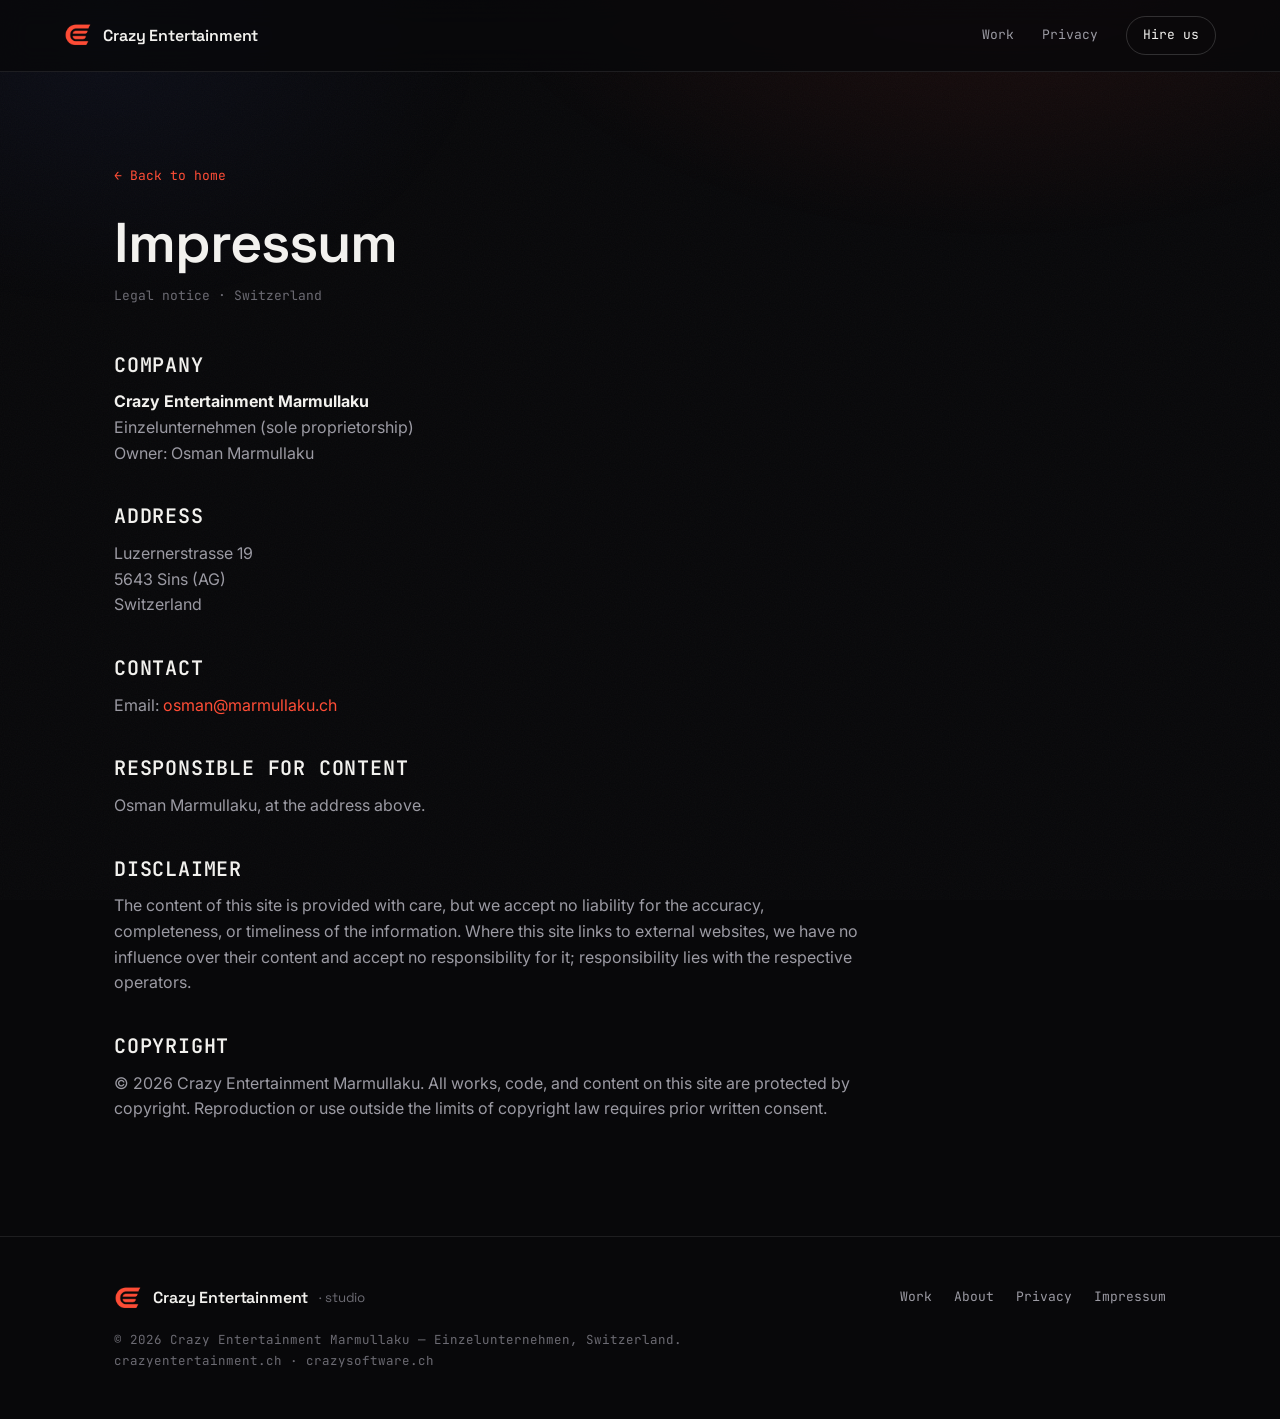
<file: impressum.html>
<!DOCTYPE html>
<html lang="en">
<head>
  <meta charset="UTF-8" />
  <meta name="viewport" content="width=device-width, initial-scale=1.0" />
  <title>Impressum — Crazy Entertainment</title>
  <meta name="description" content="Legal notice (Impressum) for Crazy Entertainment Marmullaku, a sole proprietorship based in Switzerland." />
  <meta name="robots" content="noindex" />
  <link rel="icon" type="image/png" href="favicon.png" />
  <link rel="preconnect" href="https://fonts.googleapis.com" />
  <link rel="preconnect" href="https://fonts.gstatic.com" crossorigin />
  <link href="https://fonts.googleapis.com/css2?family=Inter:wght@400;500&family=JetBrains+Mono:wght@400;500&family=Space+Grotesk:wght@500;600;700&display=swap" rel="stylesheet" />
  <link rel="stylesheet" href="style.css" />
</head>
<body>
  <a class="skip-link" href="#main">Skip to content</a>
  <div class="wrap">
    <nav class="nav nav--legal scrolled">
      <a href="index.html" class="brand">
        <img class="mk" src="logo.png" width="155" height="142" alt="" />
        Crazy&nbsp;Entertainment
      </a>
      <div class="nav-links">
        <a href="index.html#work">Work</a>
        <a href="privacy.html">Privacy</a>
        <a href="mailto:osman@marmullaku.ch" class="nav-cta">Hire us</a>
      </div>
    </nav>

    <main class="legal container" id="main">
      <article class="prose">
        <a href="index.html" class="back">← Back to home</a>
        <h1 style="margin-top:26px">Impressum</h1>
        <p class="updated">Legal notice · Switzerland</p>

        <h2>Company</h2>
        <p>
          <strong>Crazy Entertainment Marmullaku</strong><br>
          Einzelunternehmen (sole proprietorship)<br>
          Owner: Osman Marmullaku
        </p>

        <h2>Address</h2>
        <p>
          Luzernerstrasse 19<br>
          5643 Sins (AG)<br>
          Switzerland
        </p>

        <h2>Contact</h2>
        <p>Email: <a href="mailto:osman@marmullaku.ch">osman@marmullaku.ch</a></p>

        <h2>Responsible for content</h2>
        <p>Osman Marmullaku, at the address above.</p>

        <h2>Disclaimer</h2>
        <p>The content of this site is provided with care, but we accept no liability for the accuracy, completeness, or timeliness of the information. Where this site links to external websites, we have no influence over their content and accept no responsibility for it; responsibility lies with the respective operators.</p>

        <h2>Copyright</h2>
        <p>© 2026 Crazy Entertainment Marmullaku. All works, code, and content on this site are protected by copyright. Reproduction or use outside the limits of copyright law requires prior written consent.</p>
      </article>
    </main>

    <footer>
      <div class="container">
        <div class="foot-grid">
          <a href="index.html" class="brand">
            <img class="mk" src="logo.png" width="155" height="142" alt="" />
            Crazy Entertainment <small>· studio</small>
          </a>
          <div class="foot-links">
            <a href="index.html#work">Work</a>
            <a href="index.html#about">About</a>
            <a href="privacy.html">Privacy</a>
            <a href="impressum.html">Impressum</a>
          </div>
        </div>
        <p class="foot-fine">© 2026 Crazy Entertainment Marmullaku — Einzelunternehmen, Switzerland.<br>crazyentertainment.ch · crazysoftware.ch</p>
      </div>
    </footer>
  </div>
</body>
</html>
</file>
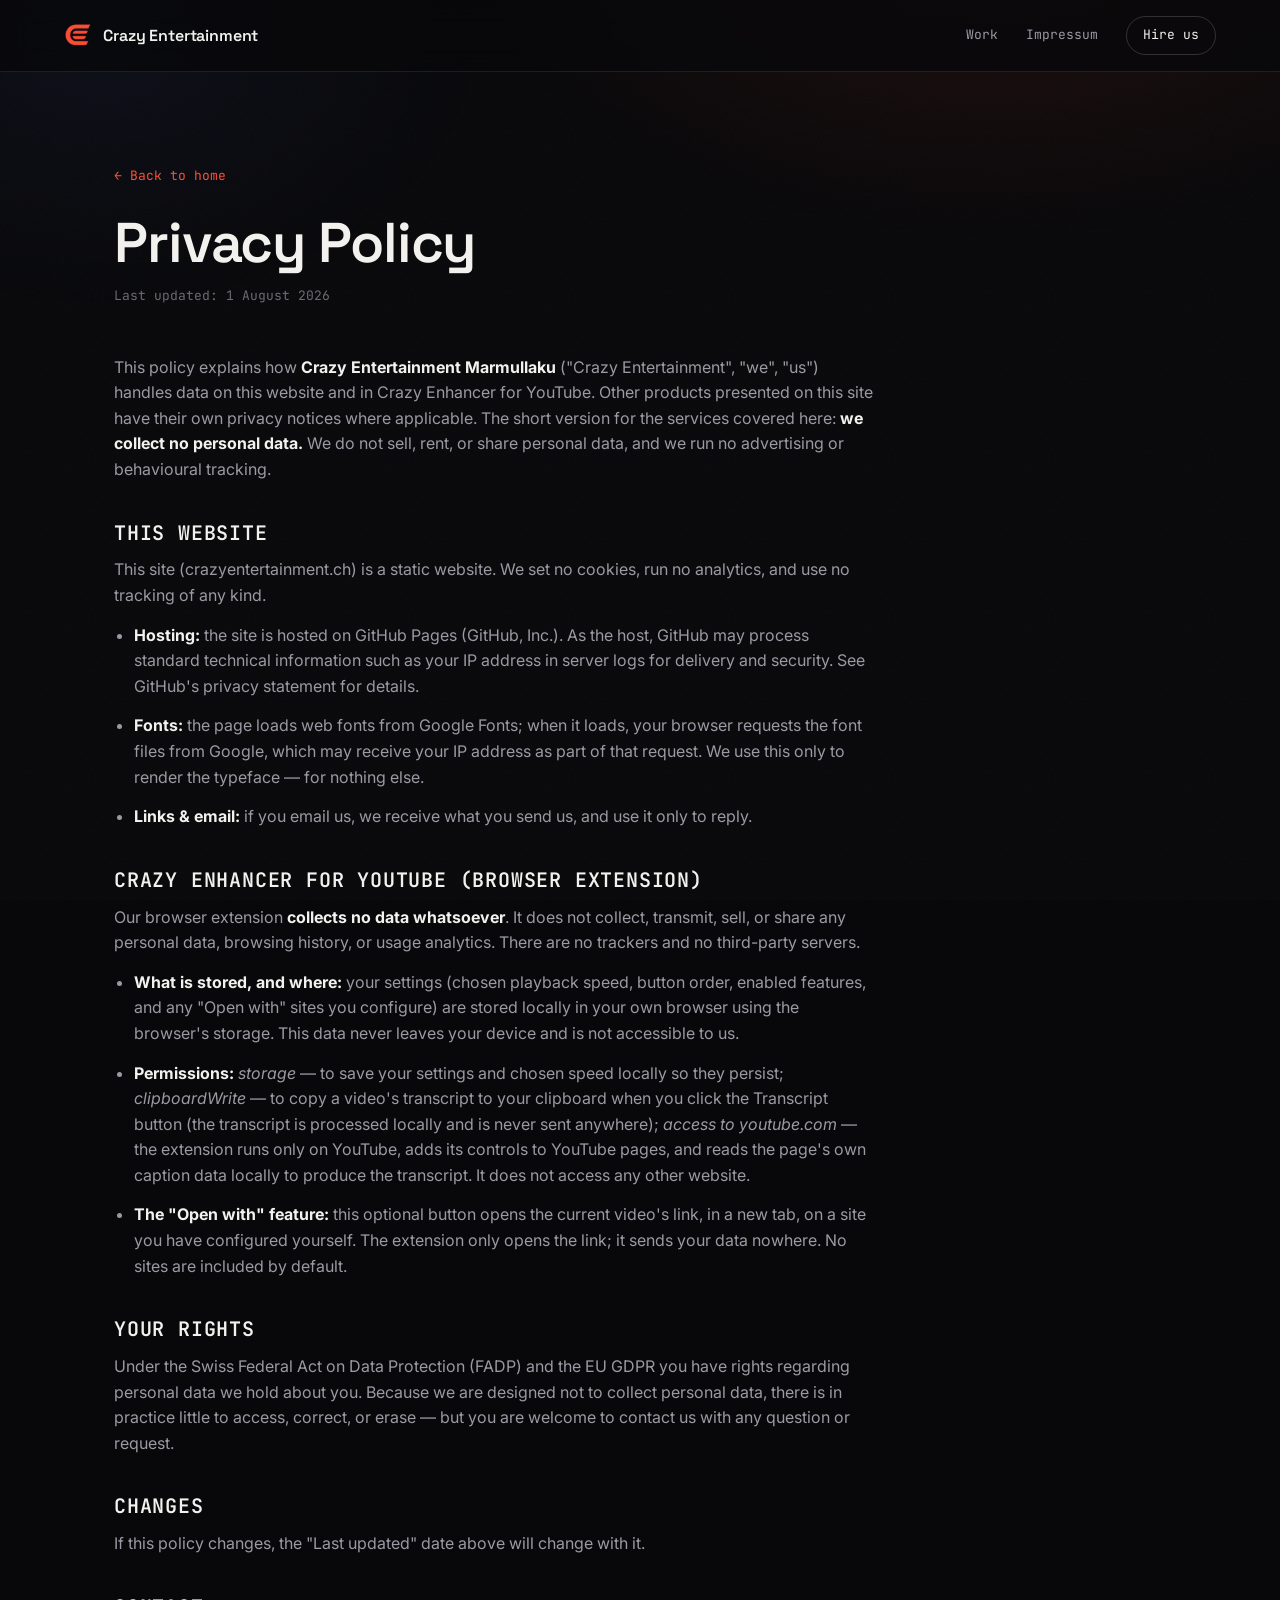
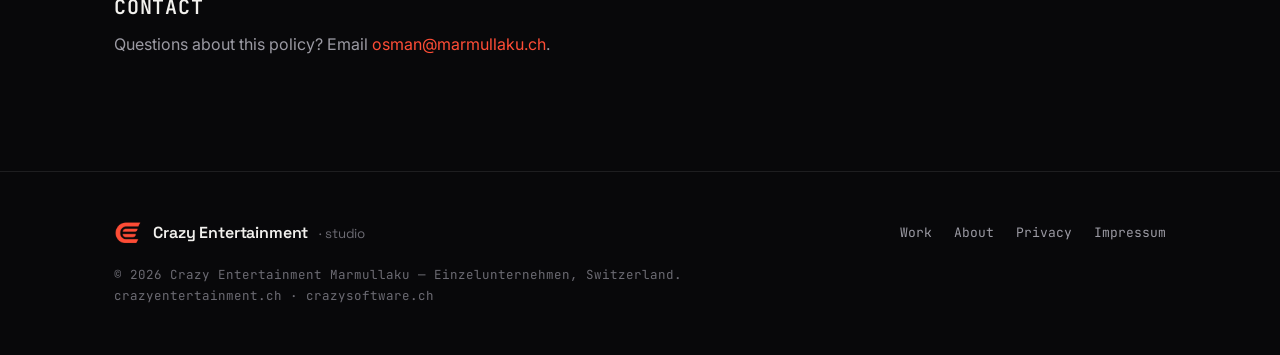
<file: privacy.html>
<!DOCTYPE html>
<html lang="en">
<head>
  <meta charset="UTF-8" />
  <meta name="viewport" content="width=device-width, initial-scale=1.0" />
  <title>Privacy Policy — Crazy Entertainment</title>
  <meta name="description" content="Privacy policy for the Crazy Entertainment website and Crazy Enhancer for YouTube browser extension. We collect no personal data." />
  <meta name="robots" content="index,follow" />
  <link rel="icon" type="image/png" href="favicon.png" />
  <link rel="preconnect" href="https://fonts.googleapis.com" />
  <link rel="preconnect" href="https://fonts.gstatic.com" crossorigin />
  <link href="https://fonts.googleapis.com/css2?family=Inter:wght@400;500&family=JetBrains+Mono:wght@400;500&family=Space+Grotesk:wght@500;600;700&display=swap" rel="stylesheet" />
  <link rel="stylesheet" href="style.css" />
</head>
<body>
  <a class="skip-link" href="#main">Skip to content</a>
  <div class="wrap">
    <nav class="nav nav--legal scrolled">
      <a href="index.html" class="brand">
        <img class="mk" src="logo.png" width="155" height="142" alt="" />
        Crazy&nbsp;Entertainment
      </a>
      <div class="nav-links">
        <a href="index.html#work">Work</a>
        <a href="impressum.html">Impressum</a>
        <a href="mailto:osman@marmullaku.ch" class="nav-cta">Hire us</a>
      </div>
    </nav>

    <main class="legal container" id="main">
      <article class="prose">
        <a href="index.html" class="back">← Back to home</a>
        <h1 style="margin-top:26px">Privacy Policy</h1>
        <p class="updated">Last updated: 1 August 2026</p>

        <p>This policy explains how <strong>Crazy Entertainment Marmullaku</strong> ("Crazy Entertainment", "we", "us") handles data on this website and in Crazy Enhancer for YouTube. Other products presented on this site have their own privacy notices where applicable. The short version for the services covered here: <strong>we collect no personal data.</strong> We do not sell, rent, or share personal data, and we run no advertising or behavioural tracking.</p>

        <h2>This website</h2>
        <p>This site (crazyentertainment.ch) is a static website. We set no cookies, run no analytics, and use no tracking of any kind.</p>
        <ul>
          <li><strong>Hosting:</strong> the site is hosted on GitHub Pages (GitHub, Inc.). As the host, GitHub may process standard technical information such as your IP address in server logs for delivery and security. See GitHub's privacy statement for details.</li>
          <li><strong>Fonts:</strong> the page loads web fonts from Google Fonts; when it loads, your browser requests the font files from Google, which may receive your IP address as part of that request. We use this only to render the typeface — for nothing else.</li>
          <li><strong>Links &amp; email:</strong> if you email us, we receive what you send us, and use it only to reply.</li>
        </ul>

        <h2>Crazy Enhancer for YouTube (browser extension)</h2>
        <p>Our browser extension <strong>collects no data whatsoever</strong>. It does not collect, transmit, sell, or share any personal data, browsing history, or usage analytics. There are no trackers and no third-party servers.</p>
        <ul>
          <li><strong>What is stored, and where:</strong> your settings (chosen playback speed, button order, enabled features, and any "Open with" sites you configure) are stored locally in your own browser using the browser's storage. This data never leaves your device and is not accessible to us.</li>
          <li><strong>Permissions:</strong>
            <em>storage</em> — to save your settings and chosen speed locally so they persist;
            <em>clipboardWrite</em> — to copy a video's transcript to your clipboard when you click the Transcript button (the transcript is processed locally and is never sent anywhere);
            <em>access to youtube.com</em> — the extension runs only on YouTube, adds its controls to YouTube pages, and reads the page's own caption data locally to produce the transcript. It does not access any other website.</li>
          <li><strong>The "Open with" feature:</strong> this optional button opens the current video's link, in a new tab, on a site you have configured yourself. The extension only opens the link; it sends your data nowhere. No sites are included by default.</li>
        </ul>

        <h2>Your rights</h2>
        <p>Under the Swiss Federal Act on Data Protection (FADP) and the EU GDPR you have rights regarding personal data we hold about you. Because we are designed not to collect personal data, there is in practice little to access, correct, or erase — but you are welcome to contact us with any question or request.</p>

        <h2>Changes</h2>
        <p>If this policy changes, the "Last updated" date above will change with it.</p>

        <h2>Contact</h2>
        <p>Questions about this policy? Email <a href="mailto:osman@marmullaku.ch">osman@marmullaku.ch</a>.</p>
      </article>
    </main>

    <footer>
      <div class="container">
        <div class="foot-grid">
          <a href="index.html" class="brand">
            <img class="mk" src="logo.png" width="155" height="142" alt="" />
            Crazy Entertainment <small>· studio</small>
          </a>
          <div class="foot-links">
            <a href="index.html#work">Work</a>
            <a href="index.html#about">About</a>
            <a href="privacy.html">Privacy</a>
            <a href="impressum.html">Impressum</a>
          </div>
        </div>
        <p class="foot-fine">© 2026 Crazy Entertainment Marmullaku — Einzelunternehmen, Switzerland.<br>crazyentertainment.ch · crazysoftware.ch</p>
      </div>
    </footer>
  </div>
</body>
</html>
</file>
<file: style.css>
/* Crazy Entertainment — studio site. Dark, premium, type-led. No framework. */
:root {
  --bg: #08080a;
  --bg-1: #0d0d10;
  --bg-2: #131318;
  --line: rgba(255, 255, 255, 0.09);
  --line-2: rgba(255, 255, 255, 0.16);
  --fg: #f2f1ee;
  --fg-mut: #9b9aa3;
  --fg-dim: #6c6b73;
  --accent: #ff4d36;        /* signature coral-red — used sparingly */
  --accent-soft: rgba(255, 77, 54, 0.14);
  --font-disp: "Space Grotesk", system-ui, sans-serif;
  --font-body: "Inter", system-ui, sans-serif;
  --font-mono: "JetBrains Mono", ui-monospace, "SFMono-Regular", monospace;
  --maxw: 1180px;
  --pad: clamp(20px, 5vw, 64px);
}

* { box-sizing: border-box; margin: 0; padding: 0; }
html { scroll-behavior: smooth; -webkit-text-size-adjust: 100%; }
body {
  background: var(--bg);
  color: var(--fg);
  font-family: var(--font-body);
  font-size: 16px;
  line-height: 1.6;
  -webkit-font-smoothing: antialiased;
  text-rendering: optimizeLegibility;
  overflow-x: hidden;
}
[hidden] { display: none !important; }
body.project-open { overflow: hidden; }
a { color: inherit; text-decoration: none; }
img { max-width: 100%; display: block; }
::selection { background: var(--accent); color: #fff; }

/* subtle grain + a single hero glow, fixed behind everything */
body::before {
  content: ""; position: fixed; inset: 0; z-index: 0; pointer-events: none;
  background:
    radial-gradient(900px 520px at 78% -8%, rgba(255, 77, 54, 0.10), transparent 60%),
    radial-gradient(700px 500px at 8% 4%, rgba(90, 120, 255, 0.06), transparent 55%);
}
body::after {
  content: ""; position: fixed; inset: 0; z-index: 0; pointer-events: none; opacity: 0.035;
  background-image: url("data:image/svg+xml,%3Csvg xmlns='http://www.w3.org/2000/svg' width='160' height='160'%3E%3Cfilter id='n'%3E%3CfeTurbulence type='fractalNoise' baseFrequency='0.85' numOctaves='2'/%3E%3C/filter%3E%3Crect width='100%25' height='100%25' filter='url(%23n)'/%3E%3C/svg%3E");
}
.wrap { position: relative; z-index: 1; }
.container { max-width: var(--maxw); margin: 0 auto; padding-inline: var(--pad); }

/* ---------- typography ---------- */
h1, h2, h3 { font-family: var(--font-disp); font-weight: 600; letter-spacing: -0.02em; line-height: 1.04; }
.mono { font-family: var(--font-mono); }
.eyebrow {
  font-family: var(--font-mono); font-size: 12px; letter-spacing: 0.22em; text-transform: uppercase;
  color: var(--fg-dim); display: inline-flex; align-items: center; gap: 10px;
}
.eyebrow::before { content: ""; width: 22px; height: 1px; background: var(--line-2); display: inline-block; }
.accent { color: var(--accent); }

/* ---------- nav ---------- */
.nav {
  position: fixed; top: 0; left: 0; right: 0; z-index: 50;
  display: flex; align-items: center; justify-content: space-between;
  padding: 16px var(--pad);
  backdrop-filter: blur(14px); background: rgba(8, 8, 10, 0.55);
  border-bottom: 1px solid transparent; transition: border-color .3s, background .3s;
}
.nav.scrolled { border-bottom-color: var(--line); background: rgba(8, 8, 10, 0.8); }
.brand { display: flex; align-items: center; gap: 11px; font-family: var(--font-disp); font-weight: 600; letter-spacing: -0.01em; }
.brand .mk { width: auto; height: 26px; flex: none; }
.brand small { color: var(--fg-dim); font-weight: 400; }
.nav-links { display: flex; align-items: center; gap: 28px; }
.nav-links a { font-family: var(--font-mono); font-size: 13px; color: var(--fg-mut); transition: color .2s; }
.nav-links a:hover { color: var(--fg); }
.nav-cta {
  font-family: var(--font-mono); font-size: 13px; padding: 8px 16px; border: 1px solid var(--line-2);
  border-radius: 999px; color: var(--fg) !important; transition: all .2s;
}
.nav-cta:hover { background: var(--fg); color: var(--bg) !important; border-color: var(--fg); }
.nav-burger { display: none; }

/* ---------- hero ---------- */
.hero { padding-top: clamp(140px, 22vh, 240px); padding-bottom: clamp(80px, 12vh, 150px); }
.status {
  display: inline-flex; align-items: center; gap: 9px; font-family: var(--font-mono); font-size: 12.5px;
  color: var(--fg-mut); padding: 7px 14px; border: 1px solid var(--line); border-radius: 999px;
  background: rgba(255, 255, 255, 0.02); margin-bottom: 34px;
}
.status .dot { width: 8px; height: 8px; border-radius: 50%; background: #46d369; box-shadow: 0 0 0 4px rgba(70, 211, 105, 0.16); animation: pulse 2.4s infinite; }
@keyframes pulse { 50% { box-shadow: 0 0 0 7px rgba(70, 211, 105, 0); } }
.hero h1 { font-size: clamp(40px, 8vw, 92px); margin-bottom: 28px; max-width: 14ch; }
.hero h1 .soft { color: var(--fg-dim); }
.hero-lede { font-size: clamp(17px, 2.1vw, 21px); color: var(--fg-mut); max-width: 56ch; line-height: 1.55; }
.hero-actions { display: flex; flex-wrap: wrap; gap: 14px; margin-top: 40px; }
.btn {
  display: inline-flex; align-items: center; gap: 10px; font-family: var(--font-mono); font-size: 14px;
  padding: 14px 24px; border-radius: 999px; border: 1px solid var(--line-2); transition: all .2s; cursor: pointer;
}
.btn .arr { transition: transform .25s; }
.btn:hover .arr { transform: translateX(4px); }
.btn-primary { background: var(--fg); color: var(--bg); border-color: var(--fg); }
.btn-primary:hover { background: var(--accent); border-color: var(--accent); color: #fff; }
.btn-ghost:hover { border-color: var(--fg); }

/* meta row under hero */
.hero-meta { display: flex; flex-wrap: wrap; gap: 40px; margin-top: 64px; padding-top: 30px; border-top: 1px solid var(--line); }
.hero-meta div { display: flex; flex-direction: column; gap: 5px; }
.hero-meta .k { font-family: var(--font-mono); font-size: 11.5px; letter-spacing: 0.16em; text-transform: uppercase; color: var(--fg-dim); }
.hero-meta .v { font-family: var(--font-disp); font-size: 16px; color: var(--fg); }

/* ---------- sections ---------- */
section { padding-block: clamp(70px, 11vh, 130px); }
.sec-head { display: flex; align-items: baseline; justify-content: space-between; gap: 24px; flex-wrap: wrap; margin-bottom: 56px; }
.sec-head h2 { font-size: clamp(28px, 4.6vw, 52px); }
.sec-num { font-family: var(--font-mono); font-size: 13px; color: var(--fg-dim); }

/* ---------- work grid ---------- */
.work-grid { display: grid; grid-template-columns: repeat(2, 1fr); gap: 18px; }
.card {
  position: relative; display: flex; flex-direction: column; gap: 16px;
  padding: 30px; border: 1px solid var(--line); border-radius: 16px; background: linear-gradient(180deg, var(--bg-1), rgba(13,13,16,0.4));
  transition: border-color .3s, transform .3s, background .3s; overflow: hidden;
}
.card::after { content: ""; position: absolute; inset: 0; border-radius: 16px; pointer-events: none; box-shadow: inset 0 1px 0 rgba(255,255,255,0.04); }
.card:hover { border-color: var(--line-2); transform: translateY(-3px); background: linear-gradient(180deg, var(--bg-2), rgba(19,19,24,0.5)); }
.card-visual {
  position: relative; aspect-ratio: 16 / 9; margin: -30px -30px 8px; overflow: hidden; flex: none;
  border-bottom: 1px solid var(--line); background:
    radial-gradient(circle at var(--visual-x, 75%) var(--visual-y, 25%), rgba(255,77,54,0.24), transparent 34%),
    linear-gradient(145deg, #16161c, #0b0b0e 70%);
}
.card-visual::before {
  content: ""; position: absolute; inset: 0; opacity: 0.34;
  background-image: linear-gradient(var(--line) 1px, transparent 1px), linear-gradient(90deg, var(--line) 1px, transparent 1px);
  background-size: 32px 32px; mask-image: linear-gradient(135deg, #000, transparent 76%);
}
.preview-unavailable {
  position: absolute; inset: 0; display: grid; place-content: center; padding: 24px;
  font-family: var(--font-mono); font-size: 12px; letter-spacing: .08em; color: var(--fg-mut);
}
.card-visual.has-thumbnail::before, .has-thumbnail > .preview-unavailable { display: none; }
.project-thumbnail {
  position: absolute; inset: 0; isolation: isolate; pointer-events: none;
}
.thumbnail-layer {
  display: block; position: absolute; max-width: none; user-select: none;
  -webkit-user-drag: none;
}
.thumbnail-layer--background {
  inset: 0; z-index: 0; width: 100%; height: 100%; object-fit: cover;
}
.thumbnail-layer--icon,
.thumbnail-layer--ui {
  height: auto; pointer-events: auto; transform: translateZ(0);
  transition: transform .26s cubic-bezier(.16,1,.3,1), filter .26s cubic-bezier(.16,1,.3,1);
  will-change: transform;
}
.thumbnail-layer--icon {
  left: var(--icon-x); top: var(--icon-y); z-index: 2; width: var(--icon-w);
  transform-origin: left center;
  filter: drop-shadow(0 10px 18px rgba(0,0,0,.18));
}
.thumbnail-layer--ui {
  left: var(--ui-x); top: var(--ui-y); z-index: 1; width: var(--ui-w);
  transform-origin: right center;
  filter: drop-shadow(0 12px 24px rgba(0,0,0,.2));
}
@media (hover: hover) and (pointer: fine) {
  .thumbnail-layer--icon:hover {
    z-index: 4; transform: scale(1.18);
    filter: drop-shadow(0 16px 28px rgba(0,0,0,.28));
  }
  .thumbnail-layer--ui:hover {
    z-index: 4; transform: scale(1.10);
    filter: drop-shadow(0 18px 32px rgba(0,0,0,.3));
  }
}
.card-top { min-width: 0; flex-wrap: wrap; display: flex; align-items: center; justify-content: space-between; gap: 12px; }
.card-cat { font-family: var(--font-mono); font-size: 11.5px; letter-spacing: 0.12em; text-transform: uppercase; color: var(--fg-dim); }
.badge {
  font-family: var(--font-mono); font-size: 10.5px; letter-spacing: 0.08em; text-transform: uppercase;
  padding: 4px 9px; border-radius: 999px; border: 1px solid var(--line); color: var(--fg-mut); white-space: nowrap;
}
.badge.live { color: #46d369; border-color: rgba(70,211,105,0.35); background: rgba(70,211,105,0.08); }
.badge.beta { color: #ffc14d; border-color: rgba(255,193,77,0.3); }
.badge.dev { color: #6aa8ff; border-color: rgba(106,168,255,0.3); }
.badge.proto { color: var(--fg-mut); border-color: var(--line-2); }
.card h3 { overflow-wrap: anywhere; font-size: 23px; letter-spacing: -0.015em; }
.card .tagline { color: var(--fg); font-size: 15px; margin-top: -8px; }
.card p { color: var(--fg-mut); font-size: 14.5px; line-height: 1.6; }
.chips { display: flex; flex-wrap: wrap; gap: 7px; margin-top: auto; }
.chip { font-family: var(--font-mono); font-size: 11px; color: var(--fg-mut); padding: 4px 10px; border: 1px solid var(--line); border-radius: 6px; }
.card-updated { align-self: flex-end; margin-top: -4px; color: var(--fg-mut); font-family: var(--font-mono); font-size: 12px; }

/* ---------- project dialog ---------- */
.card[role="button"] { cursor: pointer; }
.card[role="button"]:focus-visible { outline: 2px solid var(--accent); outline-offset: 4px; }
.project-dialog {
  width: min(92vw, 1440px); height: min(88vh, 900px); max-width: none; max-height: none;
  margin: auto; padding: 0; border: 1px solid var(--line-2); border-radius: 20px;
  color: var(--fg); background: var(--bg-1); overflow: hidden;
  opacity: 0; transform: scale(.96);
  transition: opacity .18s ease, transform .18s cubic-bezier(.16,1,.3,1);
}
.project-dialog.is-visible { opacity: 1; transform: scale(1); }
.project-dialog.is-closing { opacity: 0; transform: scale(.98); }
.project-dialog::backdrop { background: rgba(4,4,6,.82); backdrop-filter: blur(12px); }
.project-dialog-shell {
  min-width: 0; min-height: 0; display: grid; grid-template-columns: minmax(300px,.62fr) minmax(0,1fr);
  grid-template-areas: "copy stage"; height: 100%;
}
.project-dialog-copy {
  grid-area: copy; display: flex; flex-direction: column; justify-content: safe center;
  min-width: 0; overflow-y: auto; padding: clamp(20px,3.2vh,44px) clamp(24px,3vw,48px);
}
.project-dialog-copy > * { flex-shrink: 0; }
.project-dialog-icon { display: block; width: min(15vh,150px,38%); height: auto; margin-bottom: clamp(10px,1.8vh,22px); }
.project-dialog-meta .card-top { margin-bottom: clamp(10px,1.5vh,20px); }
.project-dialog-copy h2 { overflow-wrap: anywhere; font-size: clamp(30px,4.9vh,56px); line-height: .98; }
.project-dialog-tagline { margin-top: clamp(8px,1.2vh,12px); color: var(--fg); font-size: clamp(15px,1.9vh,18px); line-height: 1.4; }
#project-dialog-description { margin-top: clamp(12px,2vh,20px); color: var(--fg-mut); font-size: clamp(13px,1.65vh,16px); line-height: 1.55; }
.project-dialog-chips { margin-top: clamp(14px,2vh,24px); }
.project-dialog-actions { display: flex; flex-wrap: wrap; align-items: center; gap: 10px 16px; margin-top: 16px; font-size: 13px; }
.project-dialog-live-link { color: var(--accent); }
.project-dialog-fallback { background: none; color: var(--fg-mut); border: 1px solid var(--line-2); border-radius: 6px; padding: 8px; font: inherit; cursor: pointer; }
.project-dialog-fallback:hover { color: var(--fg); border-color: var(--accent); }
.project-dialog-loading, .project-dialog-unavailable { grid-area: 1 / 1; z-index: 1; align-self: center; justify-self: center; max-width: 38ch; padding: 28px; color: var(--fg-mut); text-align: center; pointer-events: none; }
.project-dialog-live-link[hidden] { display: none; }
.project-dialog-stage {
  min-width: 0; min-height: 0; grid-area: stage; display: grid; align-self: stretch; aspect-ratio: auto; margin: 0; overflow: hidden;
  border: 0; border-radius: 0; background: #08080a; box-shadow: none;
}
.project-dialog-stage > img,
.project-dialog-stage > iframe { grid-area: 1 / 1; display: block; width: 100%; height: 100%; border: 0; object-fit: contain; }
.project-dialog-poster { z-index: 1; }
.project-dialog-frame { background: #08080a; }
.project-dialog-close {
  position: absolute; top: 18px; right: 18px; z-index: 2; width: 42px; height: 42px;
  border: 1px solid var(--line-2); border-radius: 999px; color: var(--fg); background: rgba(8,8,10,.88);
  font-size: 26px; line-height: 1; cursor: pointer;
}
.project-dialog-close:hover { border-color: var(--accent); color: var(--accent); }
.project-dialog-close:focus-visible { outline: 2px solid var(--accent); outline-offset: 3px; }

@media (min-width: 821px) and (max-height: 760px) {
  .project-dialog-copy { padding: 18px 32px; }
  .project-dialog-icon { width: min(88px,28%); margin-bottom: 8px; }
  .project-dialog-meta .card-top { margin-bottom: 8px; }
  .project-dialog-copy h2 { overflow-wrap: anywhere; font-size: clamp(26px,4vh,38px); }
  .project-dialog-tagline { margin-top: 6px; font-size: 14px; line-height: 1.3; }
  #project-dialog-description { margin-top: 10px; font-size: 12px; line-height: 1.38; }
  .project-dialog-chips { margin-top: 12px; }
}

/* ---------- about ---------- */
.about-grid { display: grid; grid-template-columns: 1.2fr 1fr; gap: clamp(32px, 6vw, 80px); align-items: start; }
.about-lede { font-family: var(--font-disp); font-size: clamp(20px, 2.6vw, 28px); line-height: 1.4; letter-spacing: -0.01em; }
.about-lede + p { color: var(--fg-mut); margin-top: 22px; }
.stack-map { border-top: 1px solid var(--line); }
.stack-head, .stack-row { display: grid; grid-template-columns: 132px 1fr; gap: 18px; padding-block: 14px; border-bottom: 1px solid var(--line); }
.stack-head { font-family: var(--font-mono); font-size: 11px; letter-spacing: 0.12em; text-transform: uppercase; color: var(--fg-dim); }
.stack-head span:last-child { text-align: right; }
.stack-label { font-family: var(--font-mono); font-size: 11px; color: var(--fg-dim); padding-top: 4px; }
.stack-row .chips { margin: 0; }

/* ---------- contact ---------- */
.contact { text-align: center; }
.contact h2 { font-size: clamp(34px, 7vw, 76px); margin-bottom: 26px; }
.contact .mail { font-family: var(--font-disp); font-size: clamp(20px, 3.4vw, 34px); color: var(--fg); border-bottom: 1px solid var(--line-2); padding-bottom: 4px; transition: color .2s, border-color .2s; }
.contact .mail:hover { color: var(--accent); border-color: var(--accent); }
.contact .sub { color: var(--fg-mut); max-width: 48ch; margin: 0 auto 44px; }

/* ---------- footer ---------- */
footer { border-top: 1px solid var(--line); padding-block: 48px; }
.foot-grid { display: flex; align-items: center; justify-content: space-between; gap: 24px; flex-wrap: wrap; }
.foot-links { display: flex; gap: 22px; flex-wrap: wrap; font-family: var(--font-mono); font-size: 13px; }
.foot-links a { color: var(--fg-mut); transition: color .2s; }
.foot-links a:hover { color: var(--fg); }
.foot-fine { color: var(--fg-dim); font-family: var(--font-mono); font-size: 12.5px; line-height: 1.7; margin-top: 18px; }

/* ---------- legal / prose pages ---------- */
.legal { padding-top: clamp(130px, 18vh, 200px); padding-bottom: 100px; }
.prose { max-width: 760px; }
.prose h1 { font-size: clamp(34px, 6vw, 56px); margin-bottom: 14px; }
.prose .updated { font-family: var(--font-mono); font-size: 13px; color: var(--fg-dim); margin-bottom: 48px; }
.prose h2 { font-size: 20px; font-family: var(--font-mono); letter-spacing: 0.04em; text-transform: uppercase; color: var(--fg); margin: 40px 0 14px; }
.prose p, .prose li { color: var(--fg-mut); margin-bottom: 14px; }
.prose ul { padding-left: 20px; }
.prose a { color: var(--accent); }
.prose strong { color: var(--fg); }
.back { font-family: var(--font-mono); font-size: 13px; color: var(--fg-mut); display: inline-flex; gap: 8px; align-items: center; }
.back:hover { color: var(--fg); }

/* ---------- reveal ---------- */
.reveal { transition: opacity .7s cubic-bezier(.16,1,.3,1), transform .7s cubic-bezier(.16,1,.3,1); }
.reveal-pending { opacity: 0; transform: translateY(22px); }
@media (prefers-reduced-motion: reduce) {
  .reveal { opacity: 1; transform: none; transition: none; }
  .project-dialog { transition: none; }
  html { scroll-behavior: auto; }
  .status .dot { animation: none; }
}

/* ---------- responsive ---------- */
@media (max-width: 820px) {
  .nav-ready .nav-links { position: absolute; top: 100%; right: 0; max-height: calc(100dvh - 70px); overflow-y: auto; visibility: hidden; width: min(78vw, 320px); flex-direction: column; align-items: flex-start; justify-content: center; gap: 26px; padding: 40px; background: var(--bg-1); border-left: 1px solid var(--line); transform: translateX(100%); transition: transform .35s cubic-bezier(.16,1,.3,1); }
  .nav-ready .nav-links.open { visibility: visible; transform: none; }
  .nav-links a { font-size: 17px; }
  .nav-ready .nav-burger { display: flex; flex-direction: column; gap: 5px; background: none; border: 0; cursor: pointer; z-index: 60; padding: 6px; }
  .nav-burger span { width: 24px; height: 2px; background: var(--fg); transition: .3s; }
  .nav-burger.open span:nth-child(1) { transform: translateY(7px) rotate(45deg); }
  .nav-burger.open span:nth-child(2) { opacity: 0; }
  .nav-burger.open span:nth-child(3) { transform: translateY(-7px) rotate(-45deg); }
  .work-grid { grid-template-columns: 1fr; }
  .project-dialog { width: 100%; height: 100vh; height: 100dvh; border-radius: 0; }
  .project-dialog-shell { grid-template-columns: 1fr; grid-template-rows: auto minmax(0, 1fr); grid-template-areas: "stage" "copy"; overflow-y: auto; }
  .project-dialog-stage { width: 100%; aspect-ratio: 16/9; margin: 0; }
  .project-dialog-copy { display: block; overflow: visible; padding: 24px 20px 40px; }
  .project-dialog-icon { width: min(140px,40%); }
  .about-grid { grid-template-columns: 1fr; }
  .hero-meta { gap: 28px; }
  .stack-head, .stack-row { grid-template-columns: 1fr; gap: 10px; }
  .stack-head span:last-child { text-align: left; }
}

/* Navigation remains usable without JavaScript and on both legal pages. */
.skip-link { position: fixed; top: 8px; left: 8px; z-index: 100; padding: 10px 16px; background: var(--fg); color: var(--bg); transform: translateY(-150%); }
.skip-link:focus { transform: none; }
a:focus-visible, button:focus-visible { outline: 2px solid var(--accent); outline-offset: 4px; }
[id] { scroll-margin-top: 100px; }
@media (max-width: 820px) {
  .nav:not(.nav-ready), .nav--legal { flex-wrap: wrap; gap: 12px; }
  .nav:not(.nav-ready) .nav-links, .nav--legal .nav-links { position: static; width: auto; flex-direction: row; flex-wrap: wrap; gap: 12px 18px; background: none; border: 0; padding: 0; transform: none; }
  .nav:not(.nav-ready) .nav-links a, .nav--legal .nav-links a { font-size: 12px; }
  .nav--legal .nav-cta { padding: 6px 12px; }
  .project-dialog-copy { overflow: visible; }
  .project-dialog-shell { grid-template-rows: auto auto; align-content: start; }
}
</file>
